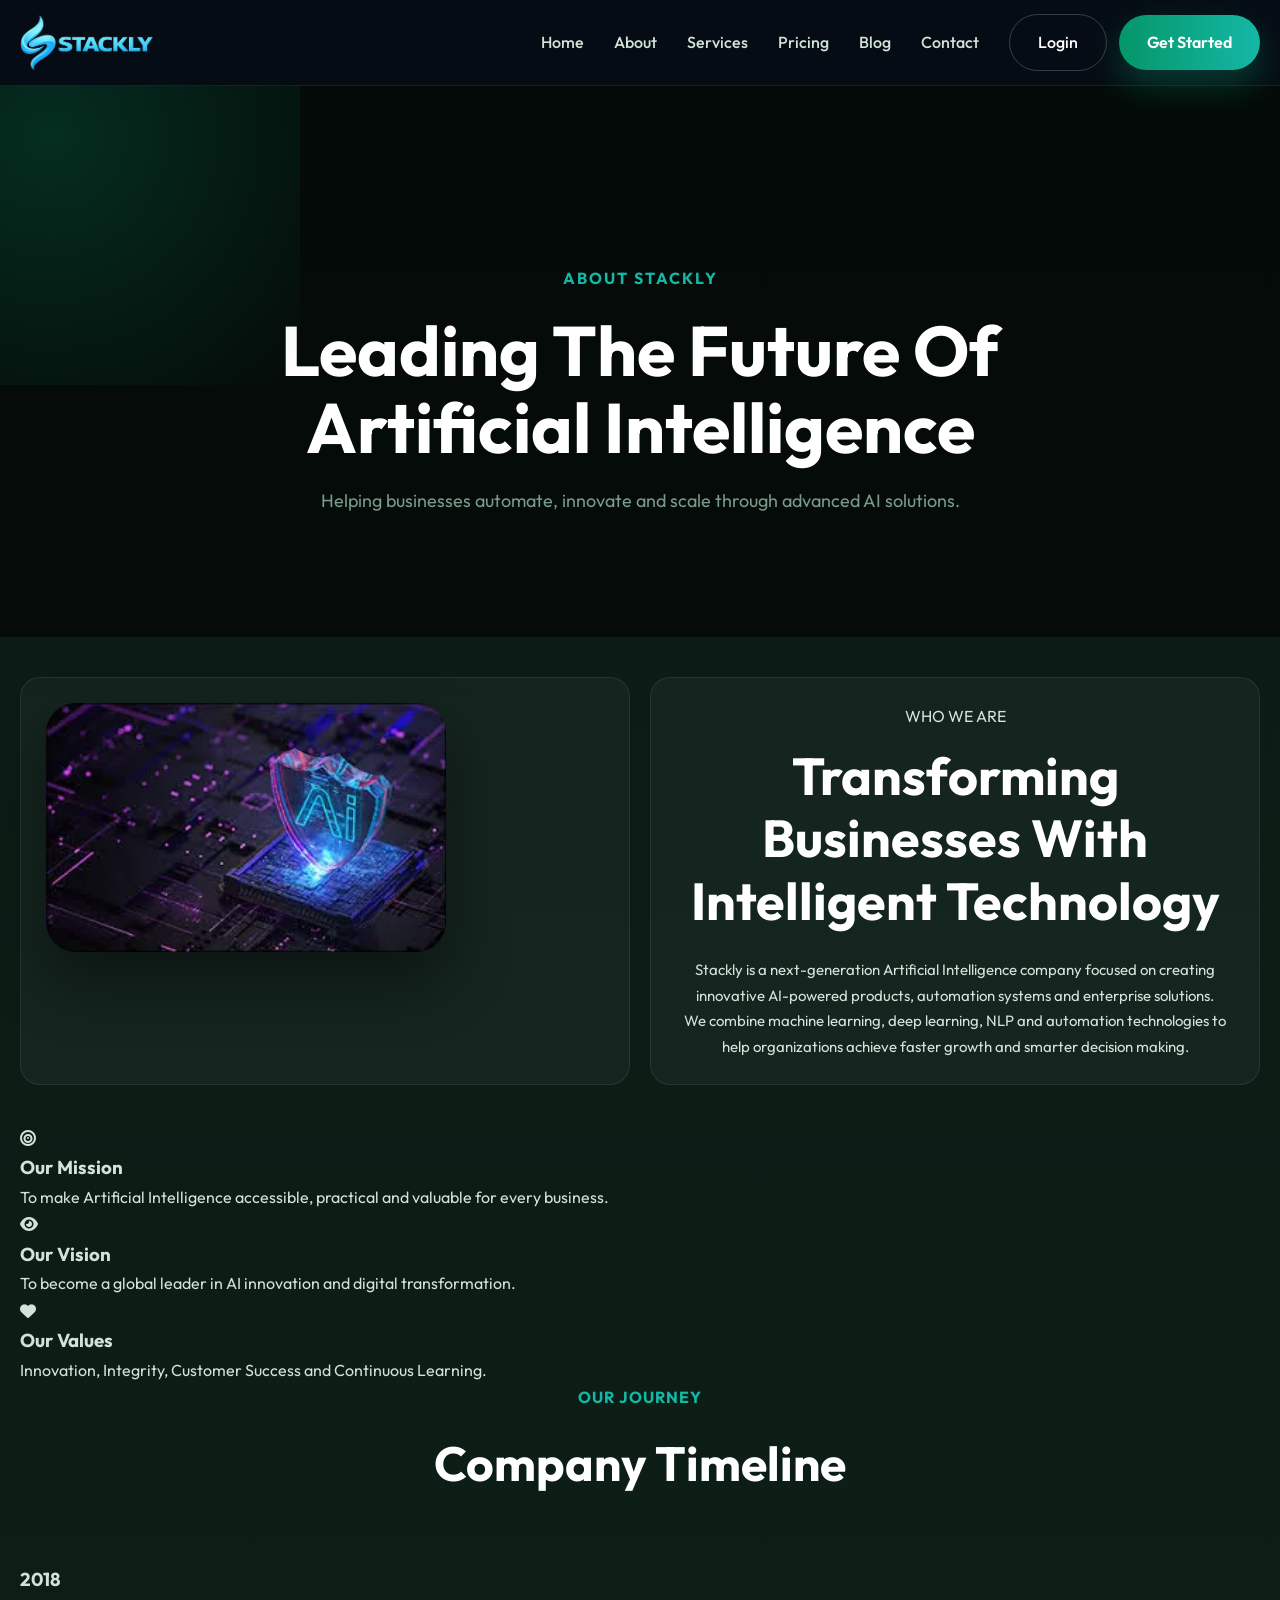
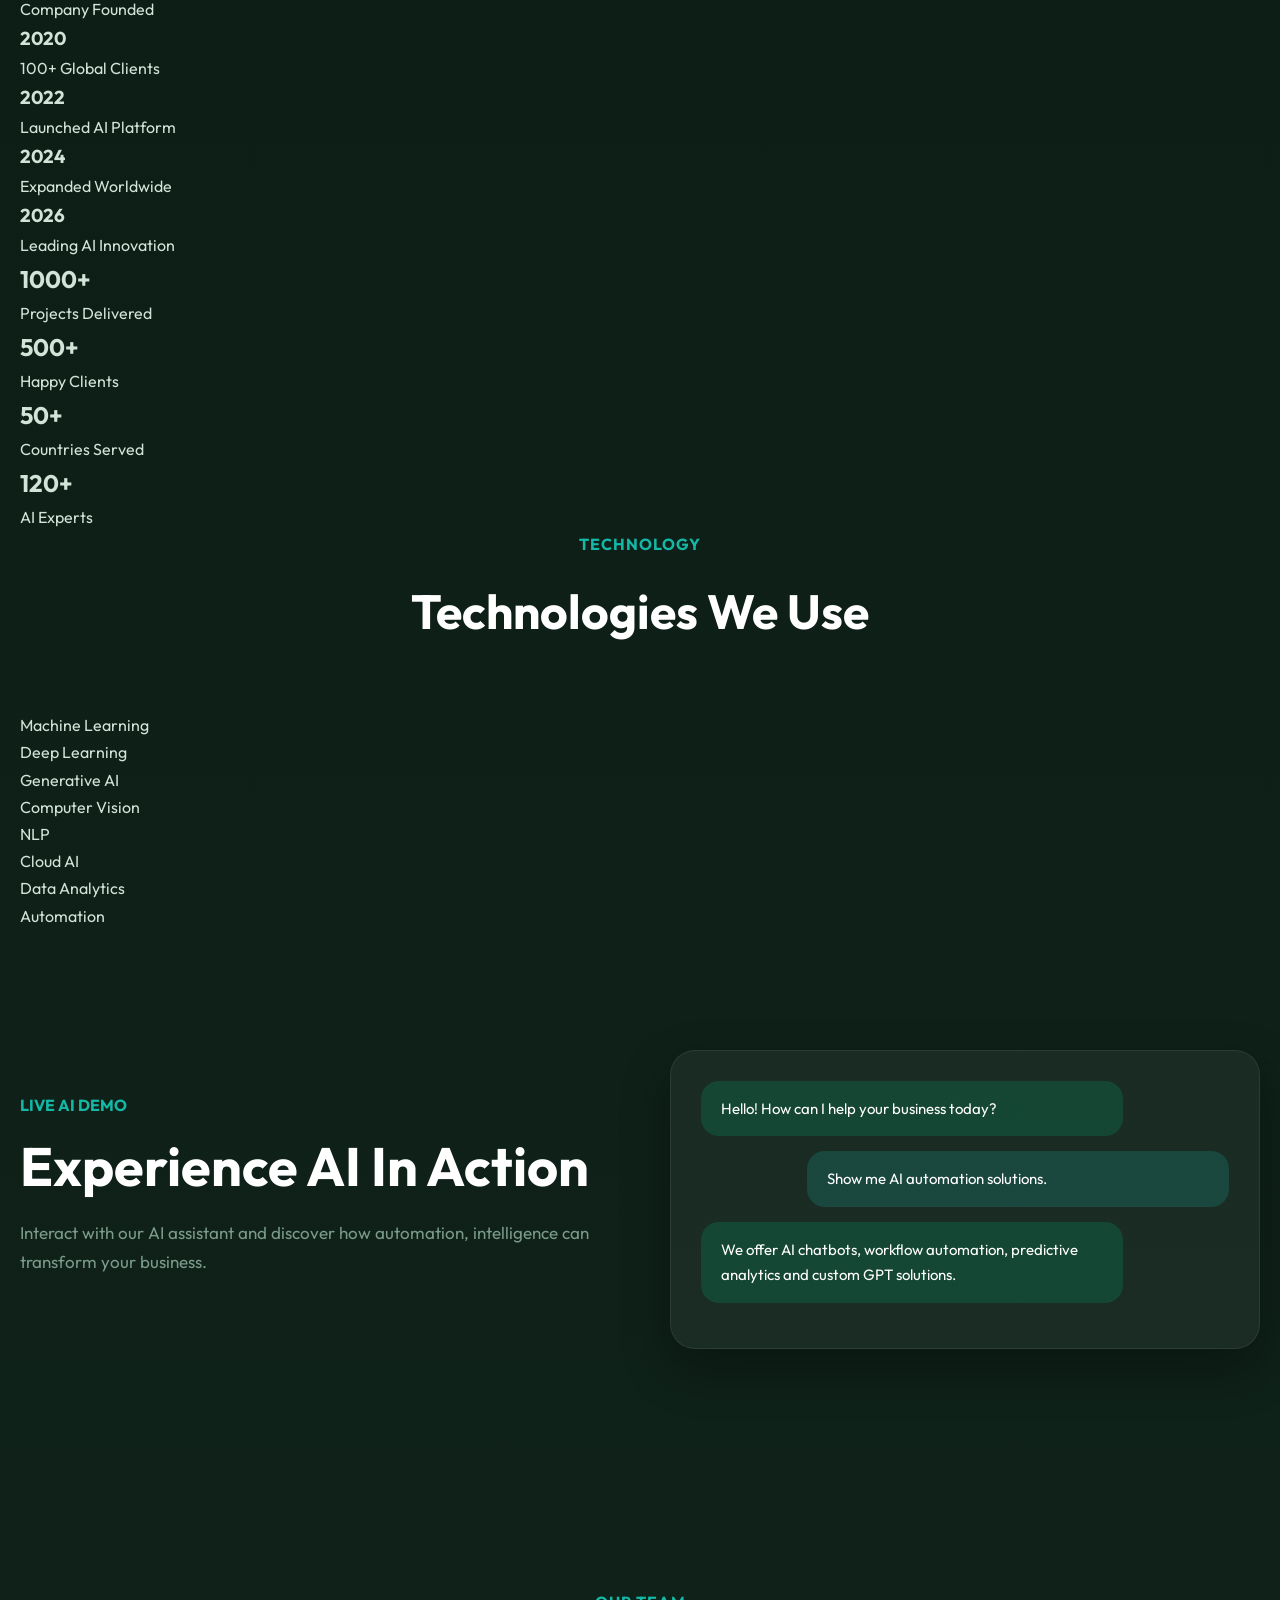
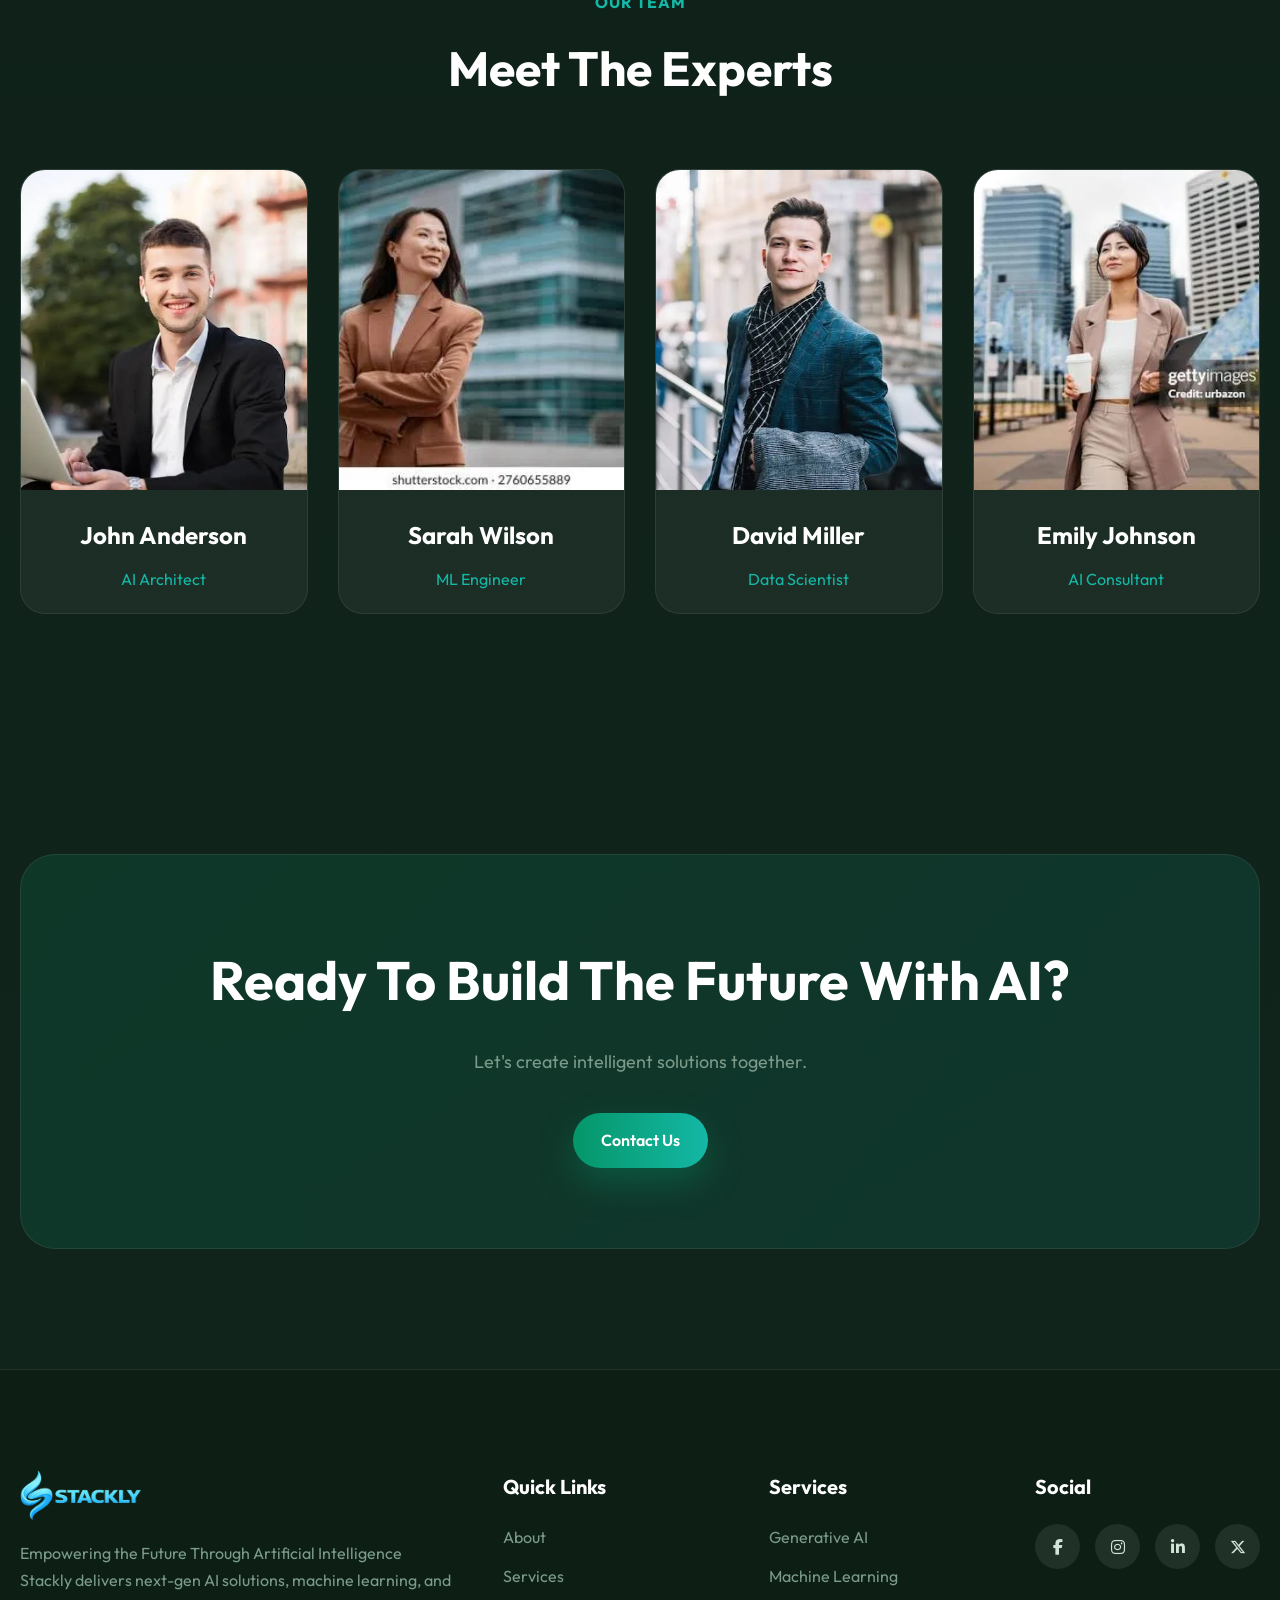
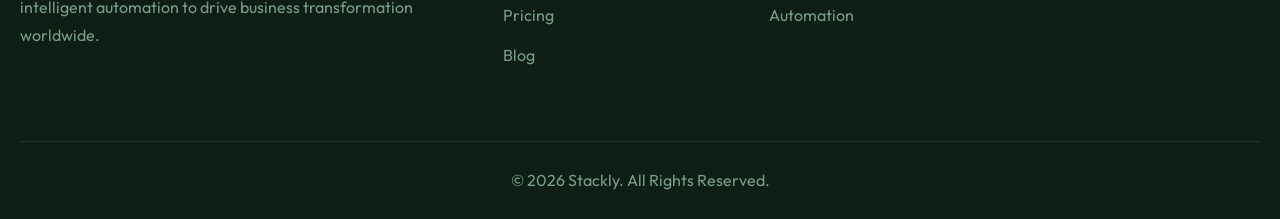
<file: about.html>
<!DOCTYPE html>
<html lang="en">

<head>

<meta charset="UTF-8">
<meta name="viewport" content="width=device-width, initial-scale=1.0">

<title>About Us | Stackly</title>

<link rel="preconnect" href="https://fonts.googleapis.com">

<link href="https://fonts.googleapis.com/css2?family=Outfit:wght@300;400;500;600;700;800&display=swap" rel="stylesheet">

<link rel="stylesheet"
href="https://cdnjs.cloudflare.com/ajax/libs/font-awesome/6.6.0/css/all.min.css">

<link rel="stylesheet" href="assets/css/style.css">
<link rel="stylesheet" href="assets/css/responsive.css">
<link rel="stylesheet" href="assets/css/animations.css">

</head>

<body>

<!-- ==========================
HEADER
========================== -->

<header>

<div class="container">

<div class="logo">
<a href="index.html">
<img src="logo.webp" alt="Stackly">
</a>
</div>

<nav>

<ul>

<li><a href="index.html">Home</a></li>
<li><a href="about.html" class="active">About</a></li>
<li><a href="services.html">Services</a></li>
<li><a href="pricing.html">Pricing</a></li>
<li><a href="blog.html">Blog</a></li>
<li><a href="contact.html">Contact</a></li>

</ul>

<div class="header-btns">

<a href="login.html" class="btn-outline">
Login
</a>

<a href="signup.html" class="btn-primary">
Get Started
</a>

</div>

</nav>

</div>

</header>

<!-- ==========================
PAGE HERO
========================== -->

<section class="page-hero">

<video autoplay muted loop playsinline preload="auto">

<source src="about-hero.mp4"
type="video/mp4">

</video>

<div class="container">

<span>ABOUT Stackly</span>

<h1>
Leading The Future Of
Artificial Intelligence
</h1>

<p>
Helping businesses automate,
innovate and scale through
advanced AI solutions.
</p>

</div>

</section>

<!-- ==========================
ABOUT COMPANY
========================== -->

<section class="about-company">

<div class="container">

<div class="about-grid">

<div class="about-image">

<img src="image/company.webp"
alt="AI Company">

</div>

<div class="about-content">

<span>WHO WE ARE</span>

<h2>
Transforming Businesses
With Intelligent Technology
</h2>

<p>

Stackly is a next-generation
Artificial Intelligence company
focused on creating innovative
AI-powered products, automation
systems and enterprise solutions.

</p>

<p>

We combine machine learning,
deep learning, NLP and automation
technologies to help organizations
achieve faster growth and smarter
decision making.

</p>

</div>

</div>

</div>

</section>

<!-- ==========================
MISSION VISION
========================== -->

<section class="mission-vision">

<div class="container">

<div class="mv-grid">

<div class="mv-card">

<i class="fas fa-bullseye"></i>

<h3>Our Mission</h3>

<p>

To make Artificial Intelligence
accessible, practical and
valuable for every business.

</p>

</div>

<div class="mv-card">

<i class="fas fa-eye"></i>

<h3>Our Vision</h3>

<p>

To become a global leader
in AI innovation and digital
transformation.

</p>

</div>

<div class="mv-card">

<i class="fas fa-heart"></i>

<h3>Our Values</h3>

<p>

Innovation, Integrity,
Customer Success and
Continuous Learning.

</p>

</div>

</div>

</div>

</section>

<!-- ==========================
TIMELINE
========================== -->

<section class="timeline">

<div class="container">

<div class="section-title">

<span>OUR JOURNEY</span>

<h2>Company Timeline</h2>

</div>

<div class="timeline-wrapper">

<div class="timeline-item">

<h3>2018</h3>

<p>
Company Founded
</p>

</div>

<div class="timeline-item">

<h3>2020</h3>

<p>
100+ Global Clients
</p>

</div>

<div class="timeline-item">

<h3>2022</h3>

<p>
Launched AI Platform
</p>

</div>

<div class="timeline-item">

<h3>2024</h3>

<p>
Expanded Worldwide
</p>

</div>

<div class="timeline-item">

<h3>2026</h3>

<p>
Leading AI Innovation
</p>

</div>

</div>

</div>

</section>

<!-- ==========================
STATS
========================== -->

<section class="stats">

<div class="container">

<div class="stats-grid">

<div class="stat-box">

<h2>1000+</h2>

<p>Projects Delivered</p>

</div>

<div class="stat-box">

<h2>500+</h2>

<p>Happy Clients</p>

</div>

<div class="stat-box">

<h2>50+</h2>

<p>Countries Served</p>

</div>

<div class="stat-box">

<h2>120+</h2>

<p>AI Experts</p>

</div>

</div>

</div>

</section>

<!-- ==========================
TECHNOLOGY
========================== -->

<section class="technology">

<div class="container">

<div class="section-title">

<span>TECHNOLOGY</span>

<h2>Technologies We Use</h2>

</div>

<div class="tech-grid">

<div class="tech-card">
Machine Learning
</div>

<div class="tech-card">
Deep Learning
</div>

<div class="tech-card">
Generative AI
</div>

<div class="tech-card">
Computer Vision
</div>

<div class="tech-card">
NLP
</div>

<div class="tech-card">
Cloud AI
</div>

<div class="tech-card">
Data Analytics
</div>

<div class="tech-card">
Automation
</div>

</div>

</div>

</section>

<!-- ==========================
AI DEMO
========================== -->

<section class="ai-demo">

    <div class="container">

        <div class="demo-content">

            <div class="demo-left">

                <span>LIVE AI DEMO</span>

                <h2>Experience AI In Action</h2>

                <p>
                    Interact with our AI assistant and discover how automation,
                    intelligence can transform your business.
                </p>

            </div>

            <div class="demo-right">

                <div class="chat-preview">

                    <div class="chat-message ai">
                        Hello! How can I help your business today?
                    </div>

                    <div class="chat-message user">
                        Show me AI automation solutions.
                    </div>

                    <div class="chat-message ai">
                        We offer AI chatbots, workflow automation,
                        predictive analytics and custom GPT solutions.
                    </div>

                </div>

            </div>

        </div>

    </div>

</section>

<!-- ==========================
TEAM
========================== -->

<section class="team">

<div class="container">

<div class="section-title">

<span>OUR TEAM</span>

<h2>Meet The Experts</h2>

</div>

<div class="team-grid">

<div class="team-card">

<img src="image/pic1.webp" alt="">

<h3>John Anderson</h3>

<p>AI Architect</p>

</div>

<div class="team-card">

<img src="image/pic5.webp" alt="">

<h3>Sarah Wilson</h3>

<p>ML Engineer</p>

</div>

<div class="team-card">

<img src="image/pic2.webp" alt="">

<h3>David Miller</h3>

<p>Data Scientist</p>

</div>

<div class="team-card">

<img src="image/pic6.webp" alt="">

<h3>Emily Johnson</h3>

<p>AI Consultant</p>

</div>

</div>

</div>

</section>

<!-- ==========================
CALL TO ACTION
========================== -->

<section class="cta">

<div class="container">

<div class="cta-box">

<h2>

Ready To Build The Future
With AI?

</h2>

<p>

Let's create intelligent
solutions together.

</p>

<a href="contact.html"
class="btn-primary">

Contact Us

</a>

</div>

</div>

</section>

<!-- ==========================
FOOTER
========================== -->

<footer>

<div class="container">

<div class="footer-grid">

<div>

<div class="footer-logo">

<a href="index.html">
<img src="logo.webp" alt="Stackly">
</a>

</div>

<p>

    Empowering the Future Through Artificial Intelligence
    <br>
    Stackly delivers next-gen AI solutions, machine learning,
    and intelligent automation to drive business transformation worldwide.</p>

</div>

<div>

<h4>Quick Links</h4>

<ul>

<li><a href="404.html">About</a></li>
<li><a href="404.html">Services</a></li>
<li><a href="404.html">Pricing</a></li>
<li><a href="404.html">Blog</a></li>

</ul>

</div>

<div>

<h4>Services</h4>

<ul>

<li><a href="404.html">Generative AI</a></li>
<li><a href="404.html">Machine Learning</a></li>
<li><a href="404.html">Automation</a></li>

</ul>

</div>

<div>

<h4>Social</h4>

<div class="social-links">

<a href="404.html">
<i class="fab fa-facebook-f"></i>
</a>

<a href="404.html">
<i class="fab fa-instagram"></i>
</a>

<a href="404.html">
<i class="fab fa-linkedin-in"></i>
</a>

<a href="404.html">
<i class="fab fa-x-twitter"></i>
</a>

</div>

</div>

</div>

<div class="footer-bottom">

<p>

© 2026 Stackly.
All Rights Reserved.

</p>

</div>

</div>

</footer>

<script src="assets/js/main.js"></script>

</body>
</html>
</file>
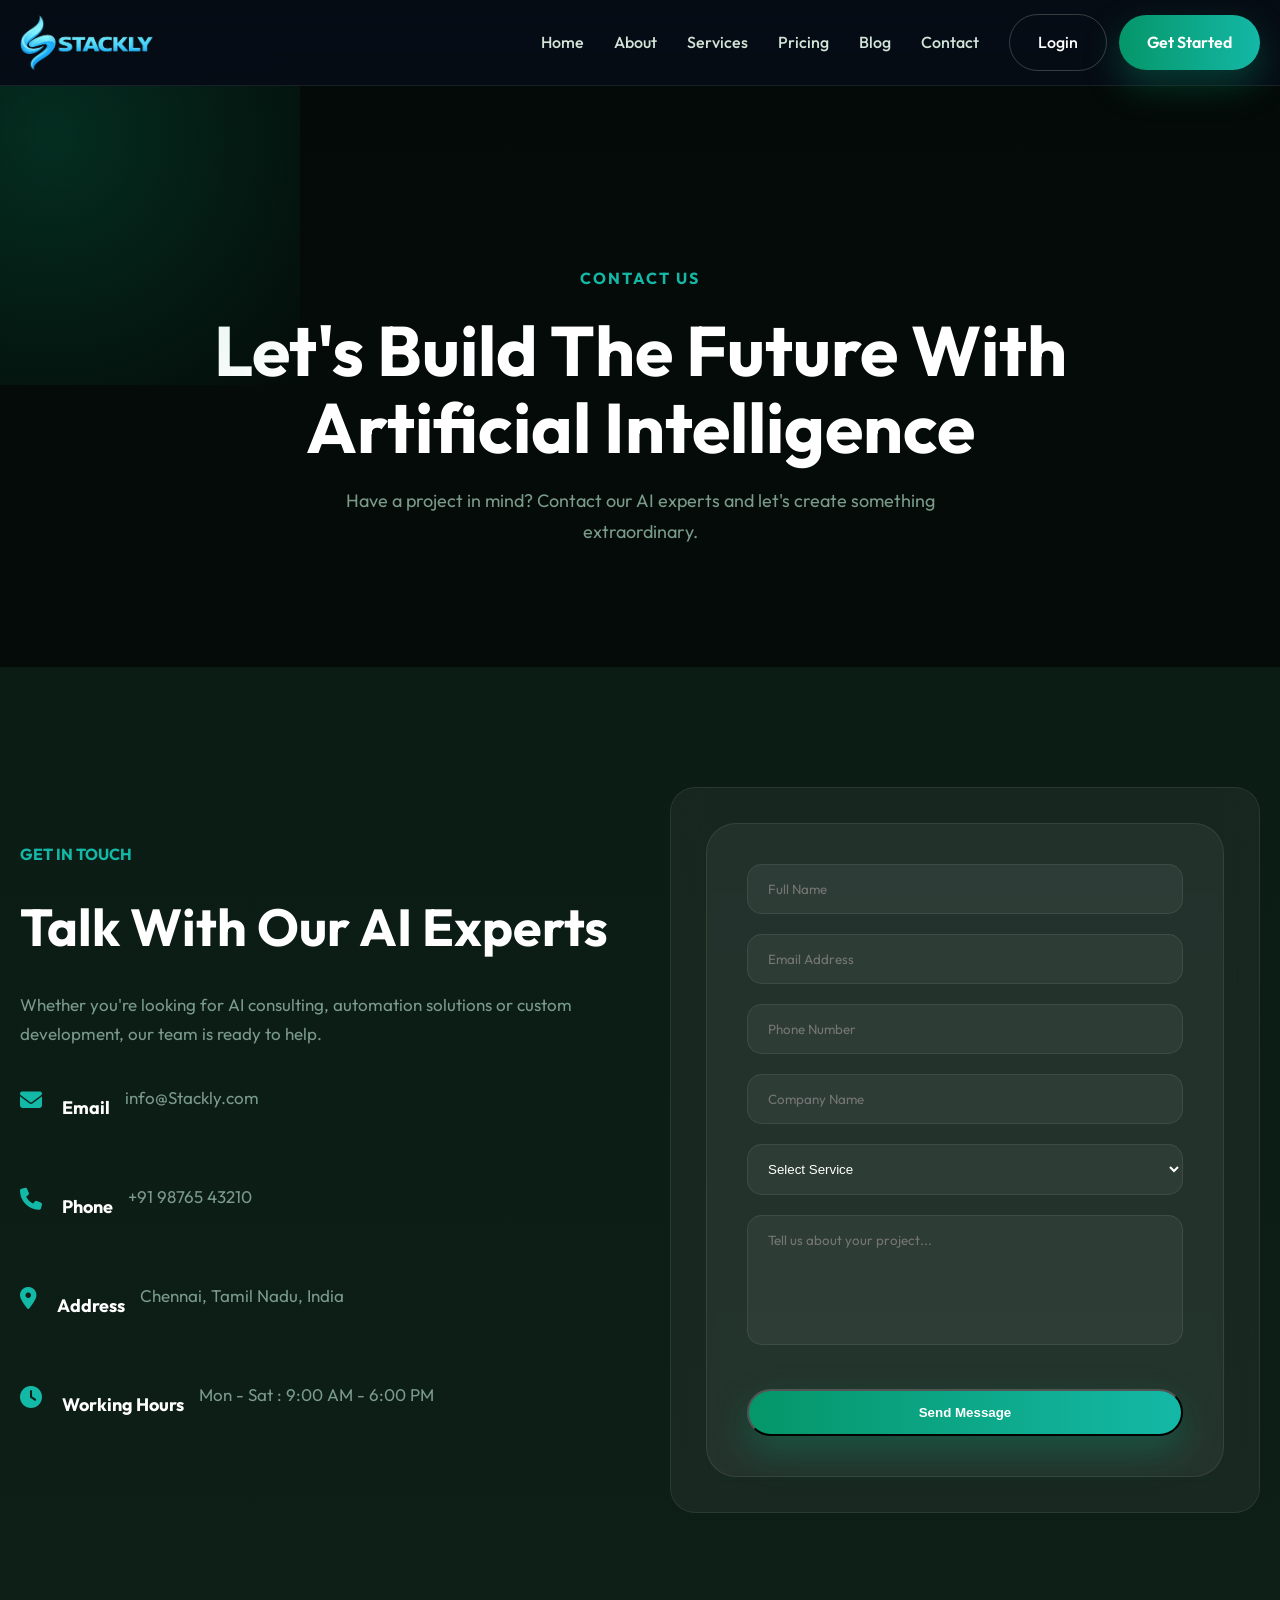
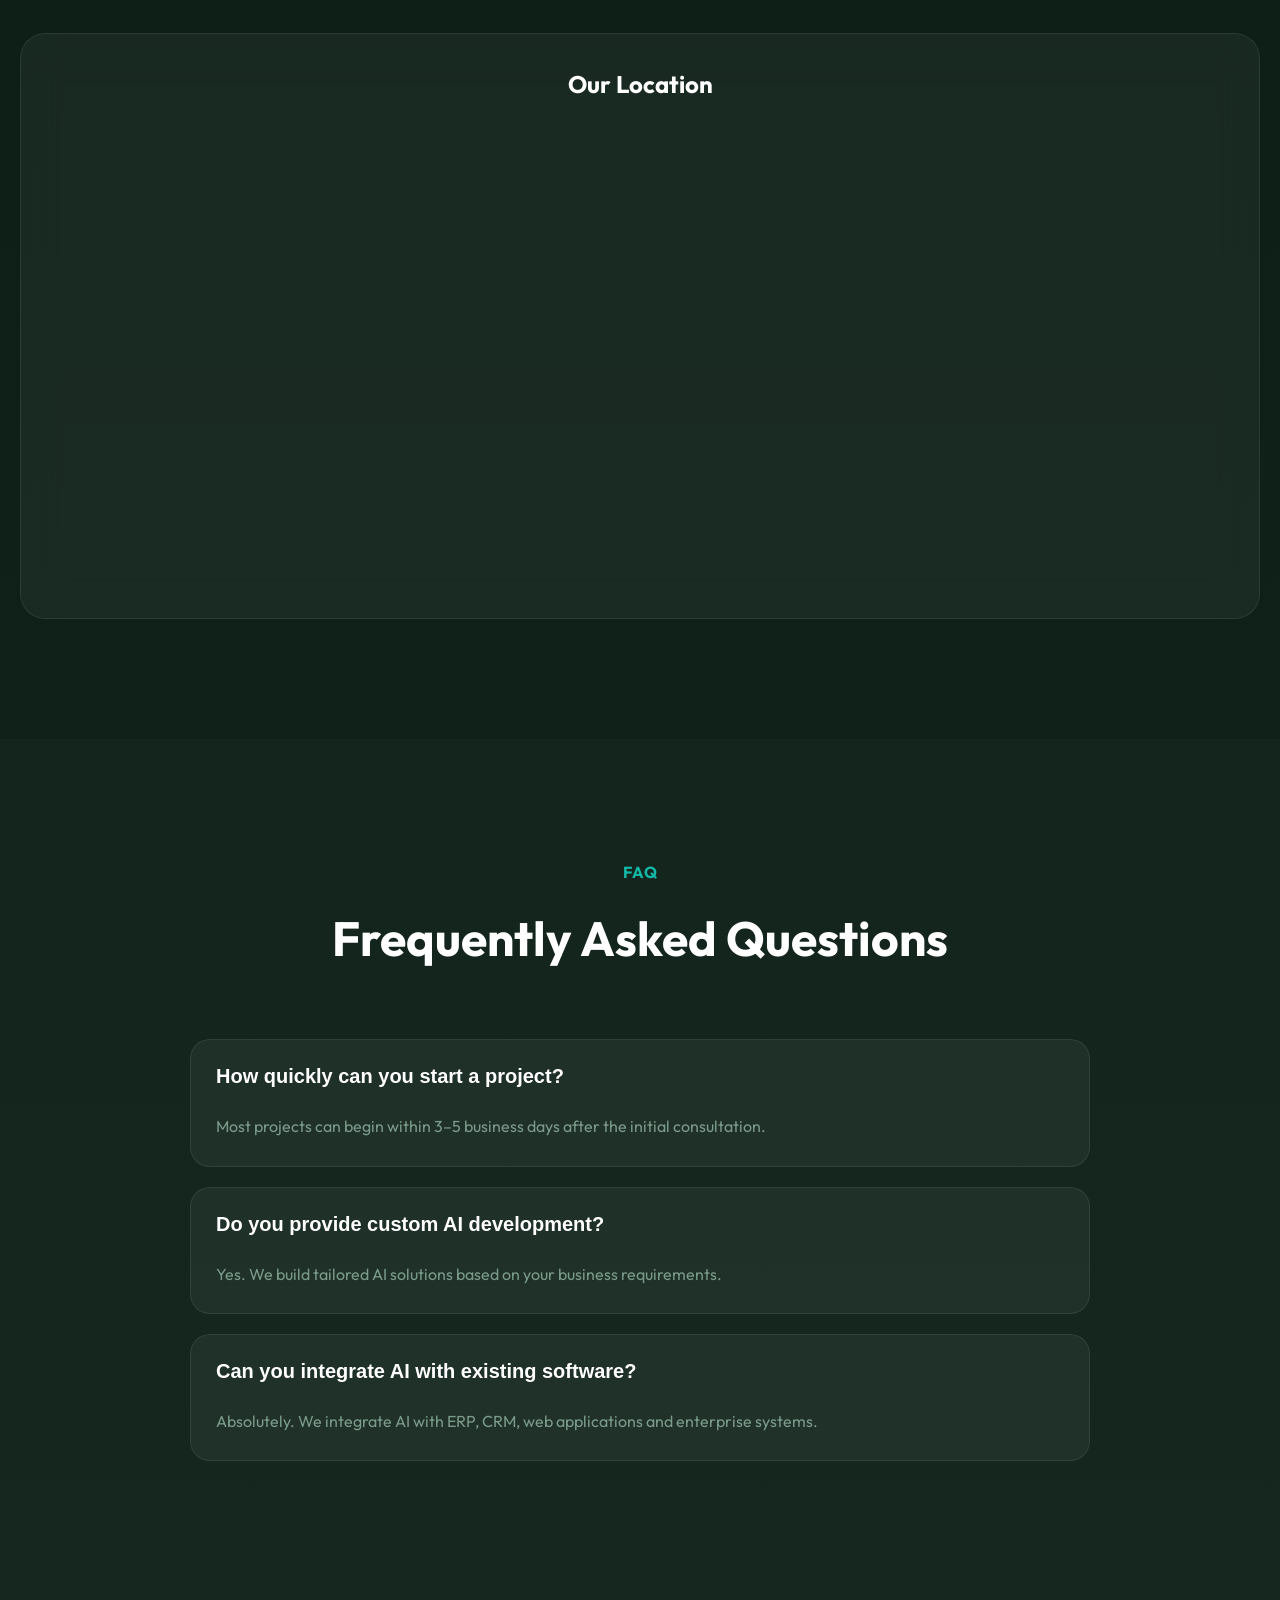
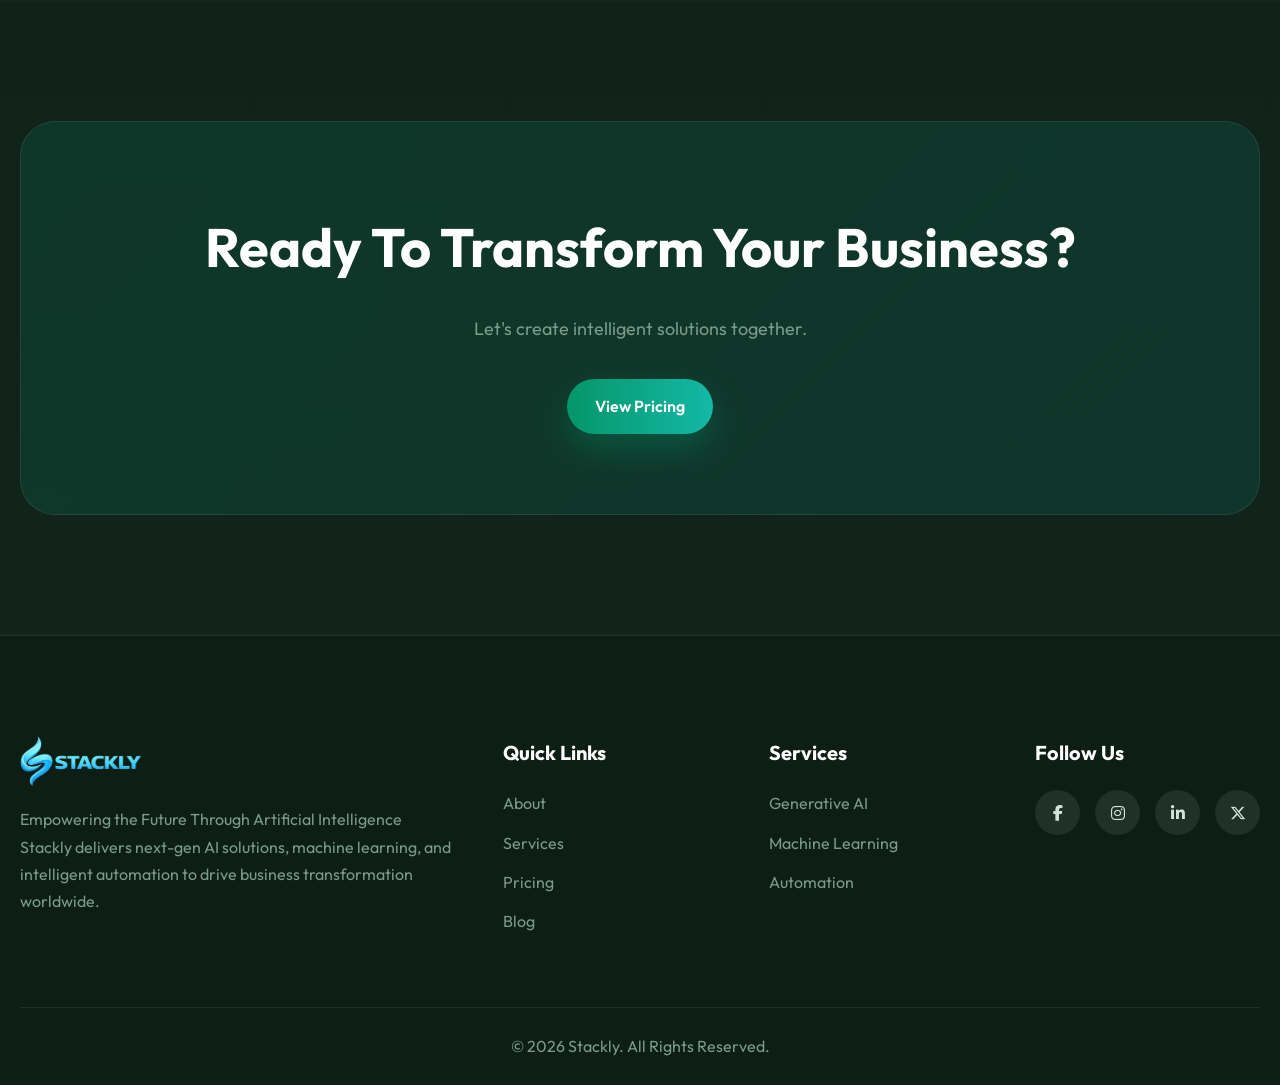
<file: contact.html>
<!DOCTYPE html>
<html lang="en">

<head>

<meta charset="UTF-8">
<meta name="viewport" content="width=device-width, initial-scale=1.0">

<title>Contact Us | Stackly</title>

<link rel="preconnect" href="https://fonts.googleapis.com">

<link href="https://fonts.googleapis.com/css2?family=Outfit:wght@300;400;500;600;700;800&display=swap" rel="stylesheet">

<link rel="stylesheet"
href="https://cdnjs.cloudflare.com/ajax/libs/font-awesome/6.6.0/css/all.min.css">

<link rel="stylesheet" href="assets/css/style.css">

</head>

<body>

<!-- HEADER -->

<header>

<div class="container">

<div class="logo">
<a href="index.html">
<img src="logo.webp" alt="Stackly">
</a>
</div>

<nav>

<ul>

<li><a href="index.html">Home</a></li>
<li><a href="about.html">About</a></li>
<li><a href="services.html">Services</a></li>
<li><a href="pricing.html">Pricing</a></li>
<li><a href="blog.html">Blog</a></li>
<li><a href="contact.html" class="active">Contact</a></li>

</ul>

<div class="header-btns">

<a href="login.html" class="btn-outline">
Login
</a>

<a href="signup.html" class="btn-primary">
Get Started
</a>

</div>

</nav>

<div class="mobile-toggle">
<i class="fas fa-bars"></i>
</div>

</div>

</header>

<!-- HERO -->

<section class="page-hero">

<video autoplay muted loop playsinline preload="auto">

<source src="contact.mp4"
type="video/mp4">

</video>

<div class="container">

<span>CONTACT US</span>

<h1>
Let's Build The Future
With Artificial Intelligence
</h1>

<p>
Have a project in mind? Contact our AI experts
and let's create something extraordinary.
</p>

</div>

</section>

<!-- CONTACT SECTION -->

<section class="contact-page">

<div class="container">

<div class="contact-wrapper">

<!-- CONTACT INFO -->

<div class="contact-info">

<span>GET IN TOUCH</span>

<h2>
Talk With Our AI Experts
</h2>

<p>
Whether you're looking for AI consulting,
automation solutions or custom development,
our team is ready to help.
</p>

<div class="contact-details">

<div>

<i class="fas fa-envelope"></i>

<div>

<h4>Email</h4>

<p>info@Stackly.com</p>

</div>

</div>

<div>

<i class="fas fa-phone"></i>

<div>

<h4>Phone</h4>

<p>+91 98765 43210</p>

</div>

</div>

<div>

<i class="fas fa-location-dot"></i>

<div>

<h4>Address</h4>

<p>Chennai, Tamil Nadu, India</p>

</div>

</div>

<div>

<i class="fas fa-clock"></i>

<div>

<h4>Working Hours</h4>

<p>Mon - Sat : 9:00 AM - 6:00 PM</p>

</div>

</div>

</div>

</div>

<!-- CONTACT FORM -->

<div class="contact-form-box glass">

<form class="contact-form">

<input
type="text"
id="contactName"
placeholder="Full Name"
required>

<input
type="email"
id="contactEmail"
placeholder="Email Address"
required>

<input
type="tel"
id="contactPhone"
placeholder="Phone Number">

<input
type="text"
id="contactCompany"
placeholder="Company Name">

<select
id="contactService"
style="width:100%;padding:16px;border-radius:15px;background:rgba(255,255,255,.05);border:1px solid rgba(255,255,255,.08);color:#fff;margin-bottom:20px;">

<option value="">Select Service</option>
<option>Generative AI</option>
<option>Machine Learning</option>
<option>Automation</option>
<option>Data Analytics</option>
<option>Computer Vision</option>

</select>

<textarea
id="contactMessage"
rows="6"
placeholder="Tell us about your project..."
required></textarea>

<div id="contactError" class="contact-error"></div>

<button
type="submit"
class="btn-primary"
style="width:100%;">

Send Message

</button>

</form>

</div>

</div>

</div>

</section>

<!-- MAP -->

<section class="map-section">

<div class="container">

<div class="glass map-box">

<h2 style="text-align:center;margin-bottom:25px;color:#fff;">

Our Location

</h2>

<iframe
src="https://maps.google.com/maps?q=Chennai&t=&z=13&ie=UTF8&iwloc=&output=embed"
width="100%"
height="450"
style="border:0;border-radius:20px;"
loading="lazy">
</iframe>

</div>

</div>

</section>

<!-- FAQ -->

<section class="faq">

<div class="container">

<div class="section-title">

<span>FAQ</span>

<h2>Frequently Asked Questions</h2>

</div>

<div class="faq-container">

<div class="faq-item">

<button class="faq-question">

How quickly can you start a project?

</button>

<div class="faq-answer">

<p>
Most projects can begin within 3–5 business days
after the initial consultation.
</p>

</div>

</div>

<div class="faq-item">

<button class="faq-question">

Do you provide custom AI development?

</button>

<div class="faq-answer">

<p>
Yes. We build tailored AI solutions based on
your business requirements.
</p>

</div>

</div>

<div class="faq-item">

<button class="faq-question">

Can you integrate AI with existing software?

</button>

<div class="faq-answer">

<p>
Absolutely. We integrate AI with ERP, CRM,
web applications and enterprise systems.
</p>

</div>

</div>

</div>

</div>

</section>

<!-- CTA -->

<section class="cta">

<div class="container">

<div class="cta-box">

<h2>
Ready To Transform Your Business?
</h2>

<p>
Let's create intelligent solutions together.
</p>

<a href="pricing.html"
class="btn-primary">

View Pricing

</a>

</div>

</div>

</section>

<!-- FOOTER -->

<footer>

<div class="container">

<div class="footer-grid">

<div>
<div class="footer-logo">

<a href="index.html">
<img src="logo.webp" alt="Stackly">
</a>

</div>
<p>
Empowering the Future Through Artificial Intelligence
<br>
Stackly delivers next-gen AI solutions, machine learning,
and intelligent automation to drive business transformation worldwide.</p>

</div>

<div>

<h4>Quick Links</h4>

<ul>

<li><a href="404.html">About</a></li>
<li><a href="404.html">Services</a></li>
<li><a href="404.html">Pricing</a></li>
<li><a href="404.html">Blog</a></li>

</ul>

</div>

<div>

<h4>Services</h4>

<ul>

<li><a href="404.html">Generative AI</a></li>
<li><a href="404.html">Machine Learning</a></li>
<li><a href="404.html">Automation</a></li>

</ul>

</div>

<div>

<h4>Follow Us</h4>

<div class="social-links">

<a href="404.html"><i class="fab fa-facebook-f"></i></a>
<a href="404.html"><i class="fab fa-instagram"></i></a>
<a href="404.html"><i class="fab fa-linkedin-in"></i></a>
<a href="404.html"><i class="fab fa-x-twitter"></i></a>

</div>

</div>

</div>

<div class="footer-bottom">

<p>
© 2026 Stackly. All Rights Reserved.
</p>

</div>

</div>

</footer>

<script src="assets/js/main.js"></script>

</body>
</html>
</file>
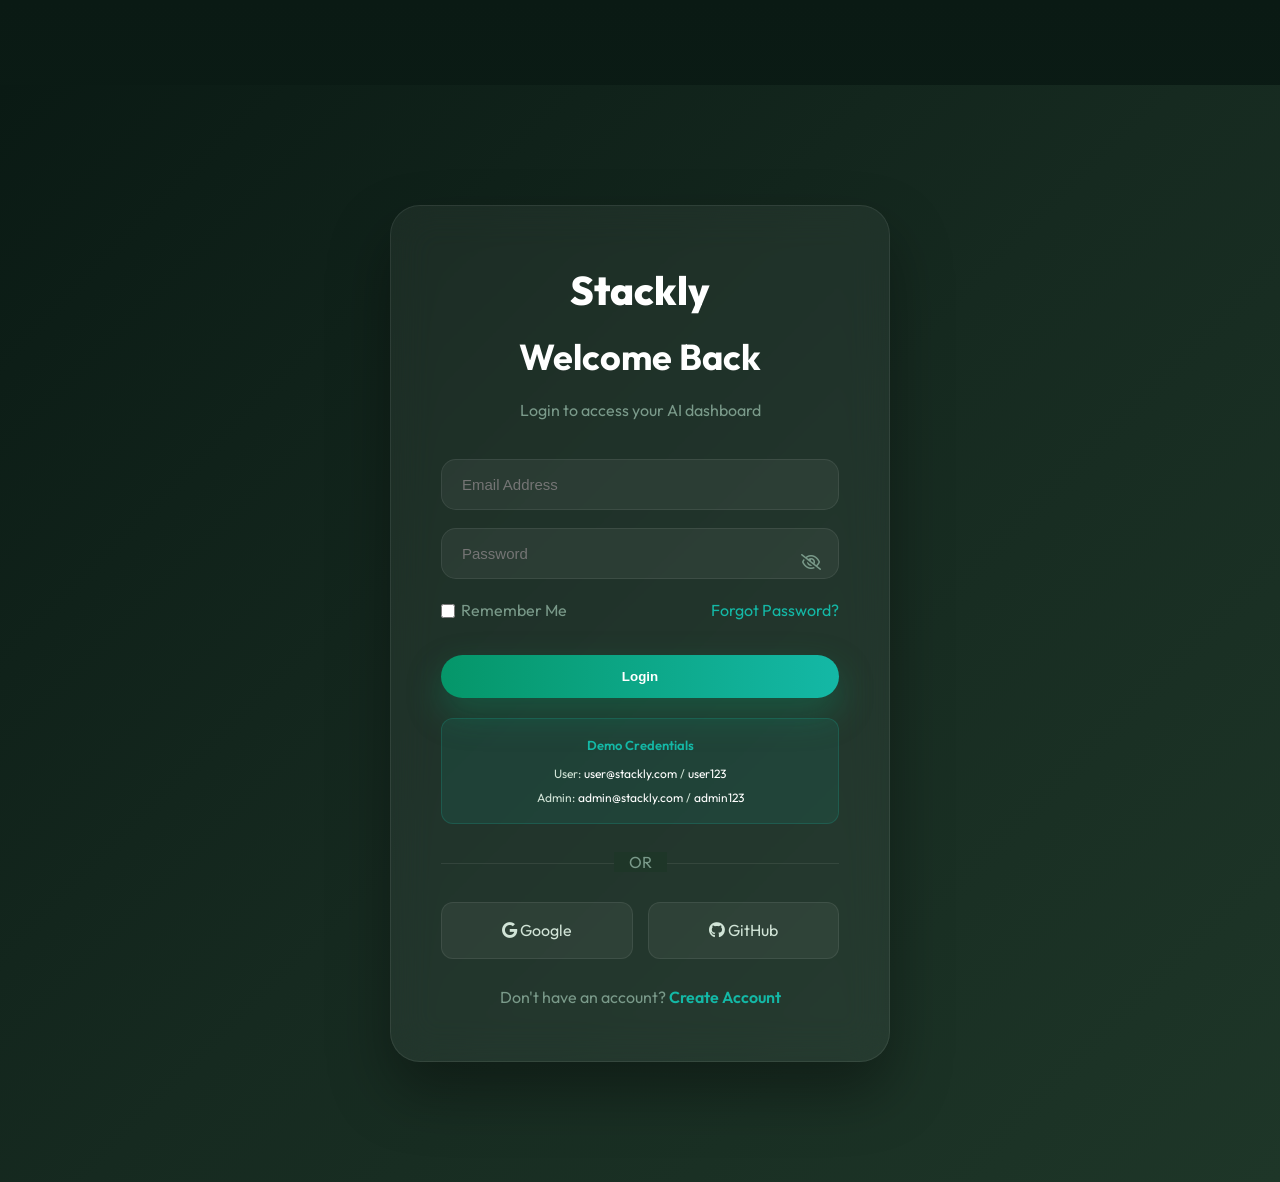
<file: login.html>
<!DOCTYPE html>
<html lang="en">

<head>

<meta charset="UTF-8">
<meta name="viewport" content="width=device-width, initial-scale=1.0">

<title>Login | Stackly</title>

<link rel="preconnect" href="https://fonts.googleapis.com">

<link href="https://fonts.googleapis.com/css2?family=Outfit:wght@300;400;500;600;700;800&display=swap" rel="stylesheet">

<link rel="stylesheet"
href="https://cdnjs.cloudflare.com/ajax/libs/font-awesome/6.6.0/css/all.min.css">

<link rel="stylesheet" href="assets/css/style.css">

</head>

<body>

<section class="auth-section">

<div class="auth-container">

<div class="auth-logo">
<a href="index.html">Stackly</a>
</div>

<h1 class="auth-title">
Welcome Back
</h1>

<p class="auth-subtitle">
Login to access your AI dashboard
</p>

<form class="auth-form" id="loginForm">

<input
type="email"
placeholder="Email Address"
required>

<div class="password-box">

<input
type="password"
id="password"
placeholder="Password"
required>

<span
class="password-toggle"
id="togglePassword">

<i class="far fa-eye-slash"></i>

</span>

</div>

<div style="display:flex;justify-content:space-between;align-items:center;margin-bottom:20px;">

<label style="color:#7a9a8a;display:flex;align-items:center;gap:6px;cursor:pointer;">

<input type="checkbox" style="width:14px;height:14px;margin:0;cursor:pointer;">

 Remember Me

</label>

<a href="404.html"
style="color:#14b8a6;">

Forgot Password?

</a>

</div>

<button
type="submit"
class="btn-primary auth-btn">

Login

</button>

</form>

<div style="margin:20px 0 15px;padding:15px;background:rgba(20,184,166,.1);border:1px solid rgba(20,184,166,.2);border-radius:12px;text-align:center;">

<p style="color:#14b8a6;font-size:13px;font-weight:600;margin-bottom:8px;">Demo Credentials</p>

<p style="color:#d1e4d7;font-size:12px;margin-bottom:4px;">
User: <span style="color:#fff;">user@stackly.com</span> / <span style="color:#fff;">user123</span>
</p>

<p style="color:#d1e4d7;font-size:12px;">
Admin: <span style="color:#fff;">admin@stackly.com</span> / <span style="color:#fff;">admin123</span>
</p>

</div>

<div class="auth-divider">

<span>OR</span>

</div>

<div class="social-login">

<a href="404.html"
class="social-btn">

<i class="fab fa-google"></i>

 Google

</a>

<a href="404.html"
class="social-btn">

<i class="fab fa-github"></i>

 GitHub

</a>

</div>

<div class="auth-footer">

Don't have an account?

<a href="signup.html">

Create Account

</a>

</div>

</div>

</section>

<script>

const togglePassword =
document.getElementById("togglePassword");

const password =
document.getElementById("password");

togglePassword.addEventListener(
"click",
() => {

if(password.type === "password"){

password.type = "text";
togglePassword.innerHTML = '<i class="far fa-eye"></i>';

}else{

password.type = "password";
togglePassword.innerHTML = '<i class="far fa-eye-slash"></i>';

}

}
);

document
.getElementById("loginForm")
.addEventListener(
"submit",
function(e){

e.preventDefault();

const email = this.querySelector(
'input[type="email"]'
).value.trim();

const pass = document
.getElementById("password").value;

if(email === "user@stackly.com" &&
pass === "user123"){
window.location.href =
"user.html";
}
else if(email === "admin@stackly.com" &&
pass === "admin123"){
window.location.href =
"dashboard.html";
}
else{
alert(
"Invalid credentials. Try:\n\nUser: user@stackly.com / user123\nAdmin: admin@stackly.com / admin123"
);
}

}
);

</script>

</body>
</html>
</file>
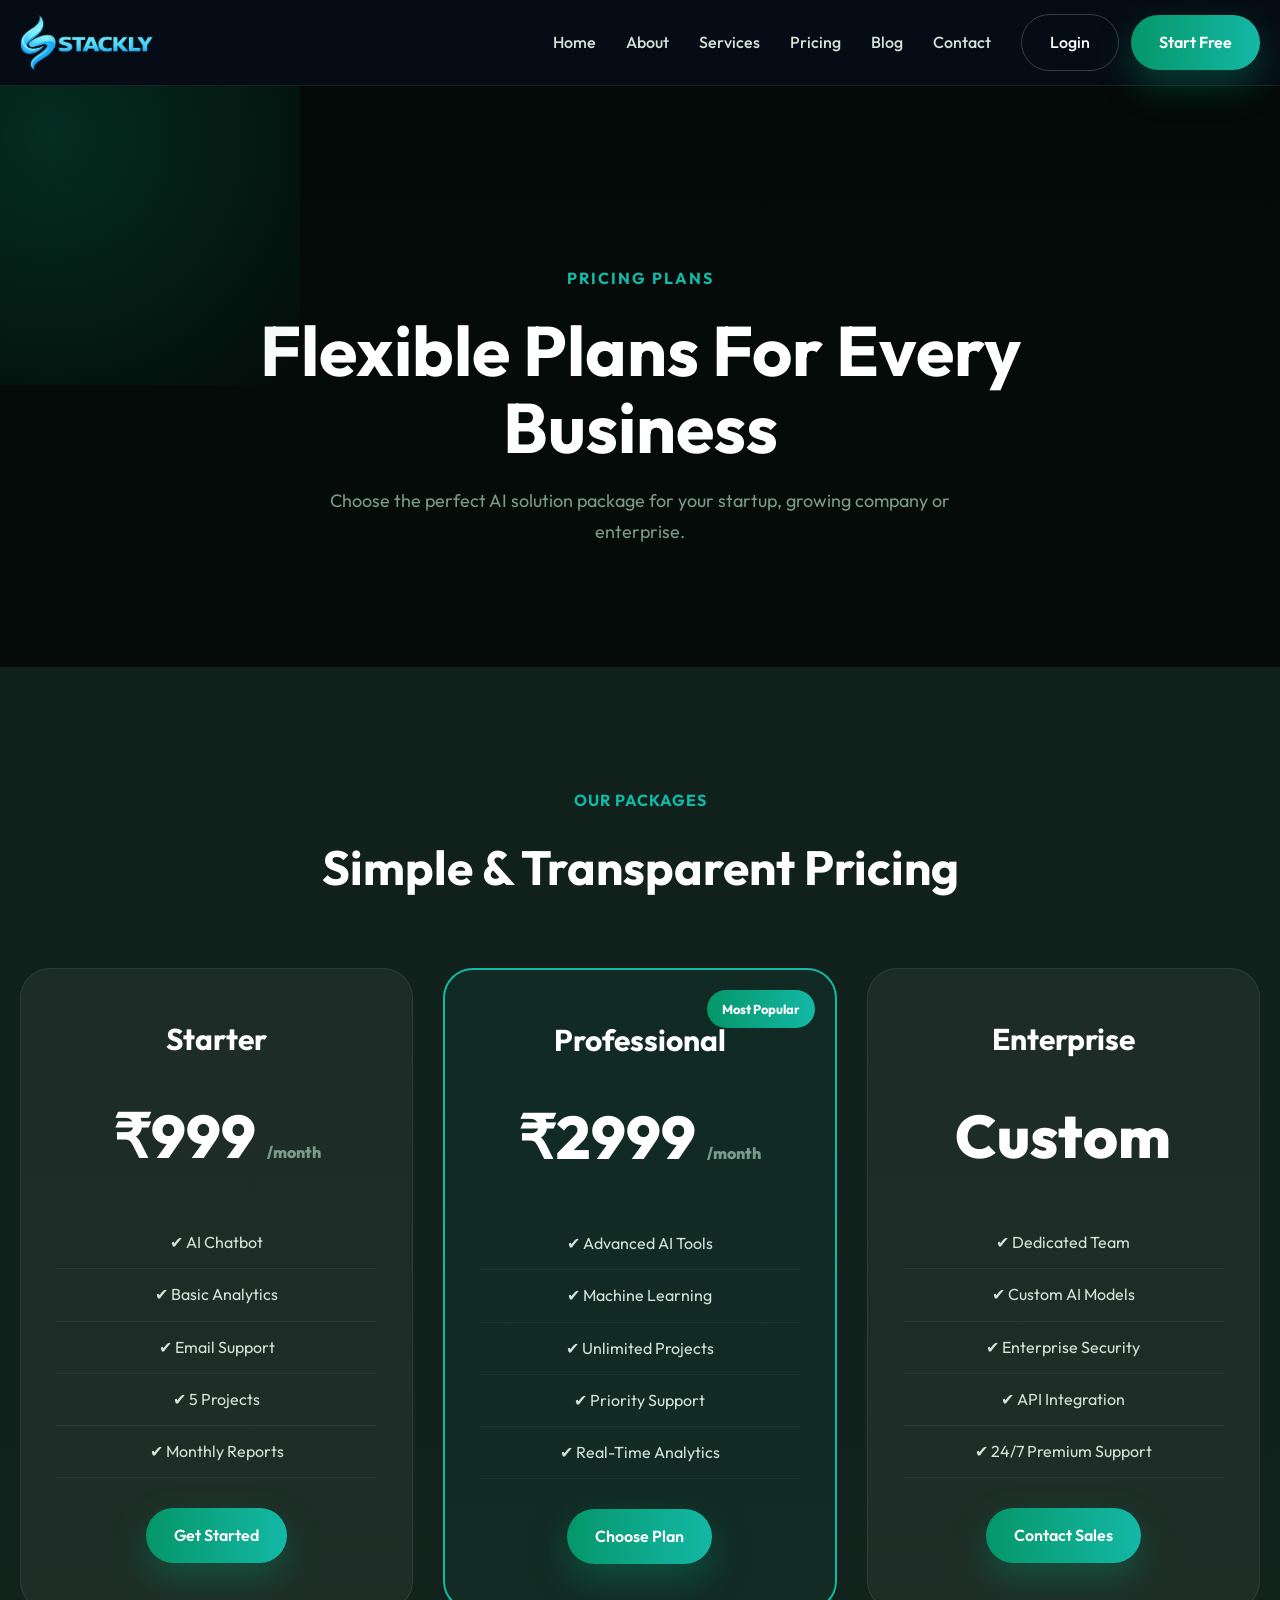
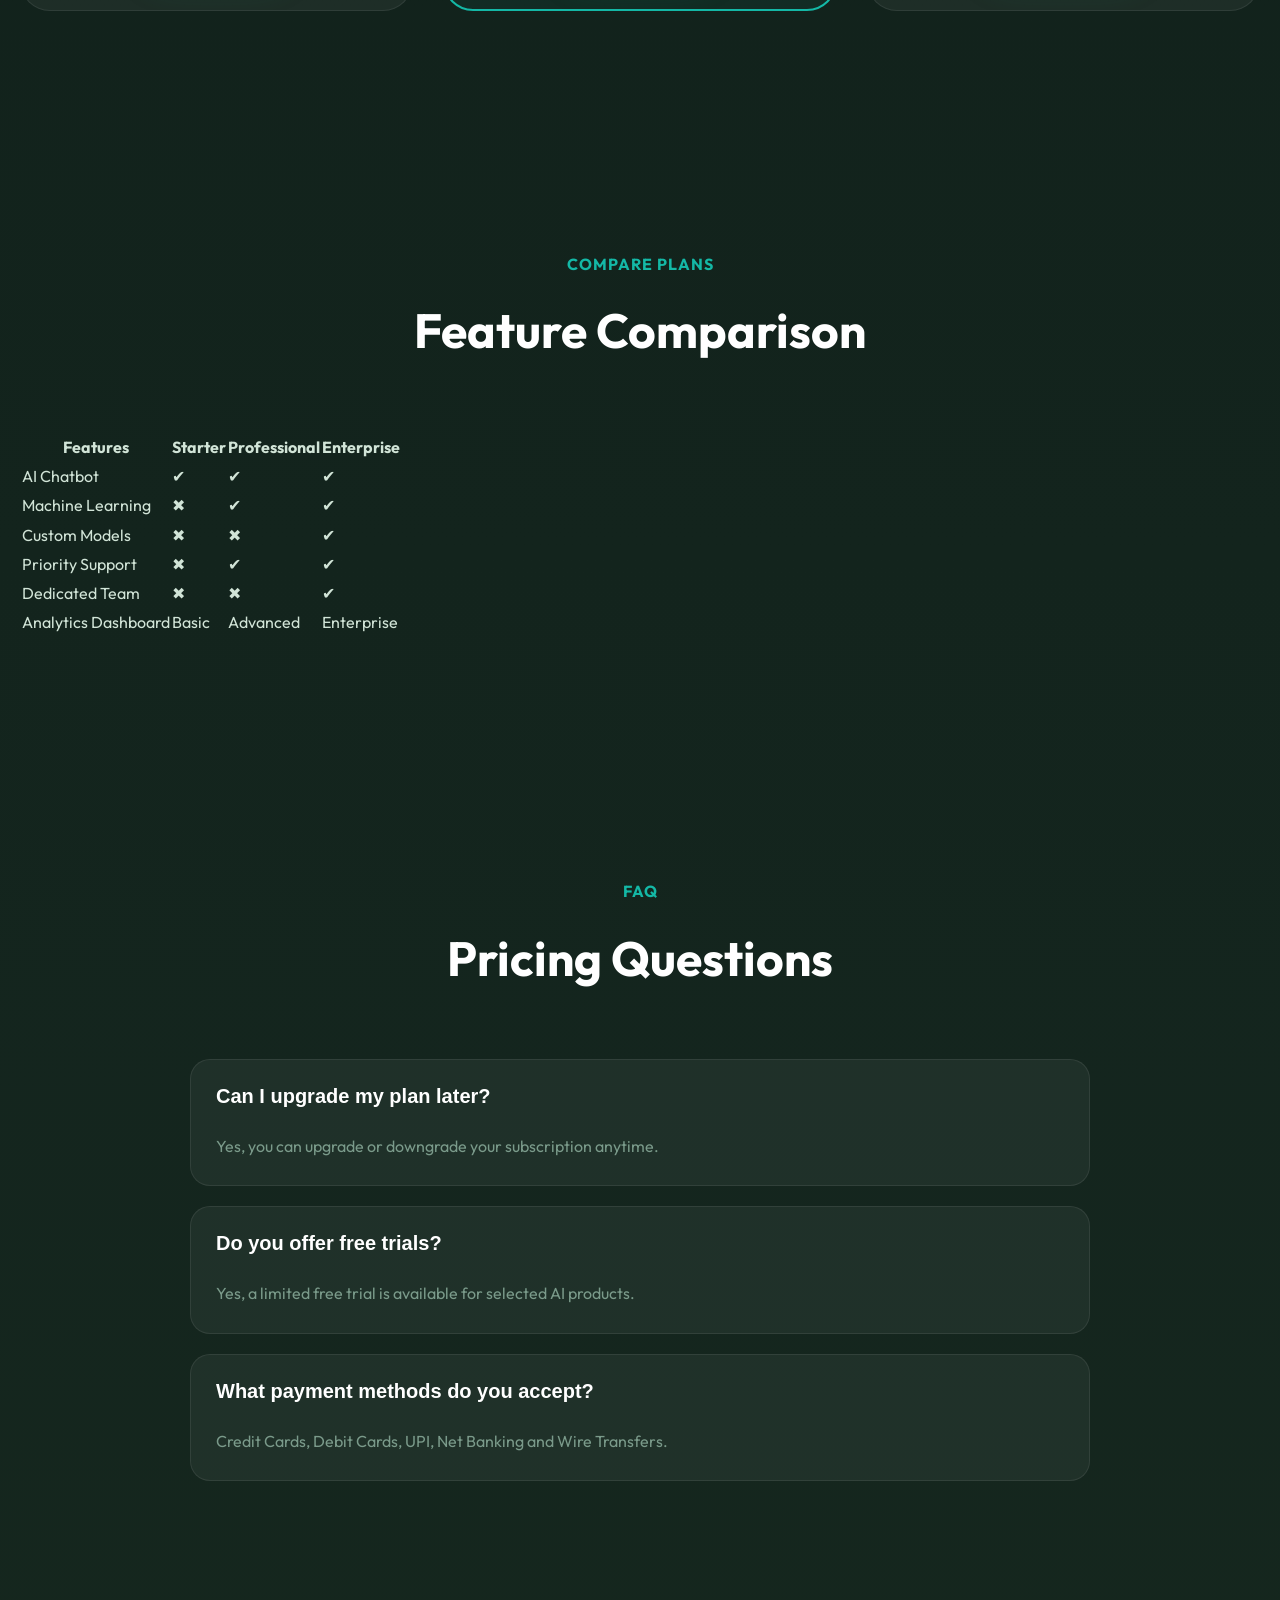
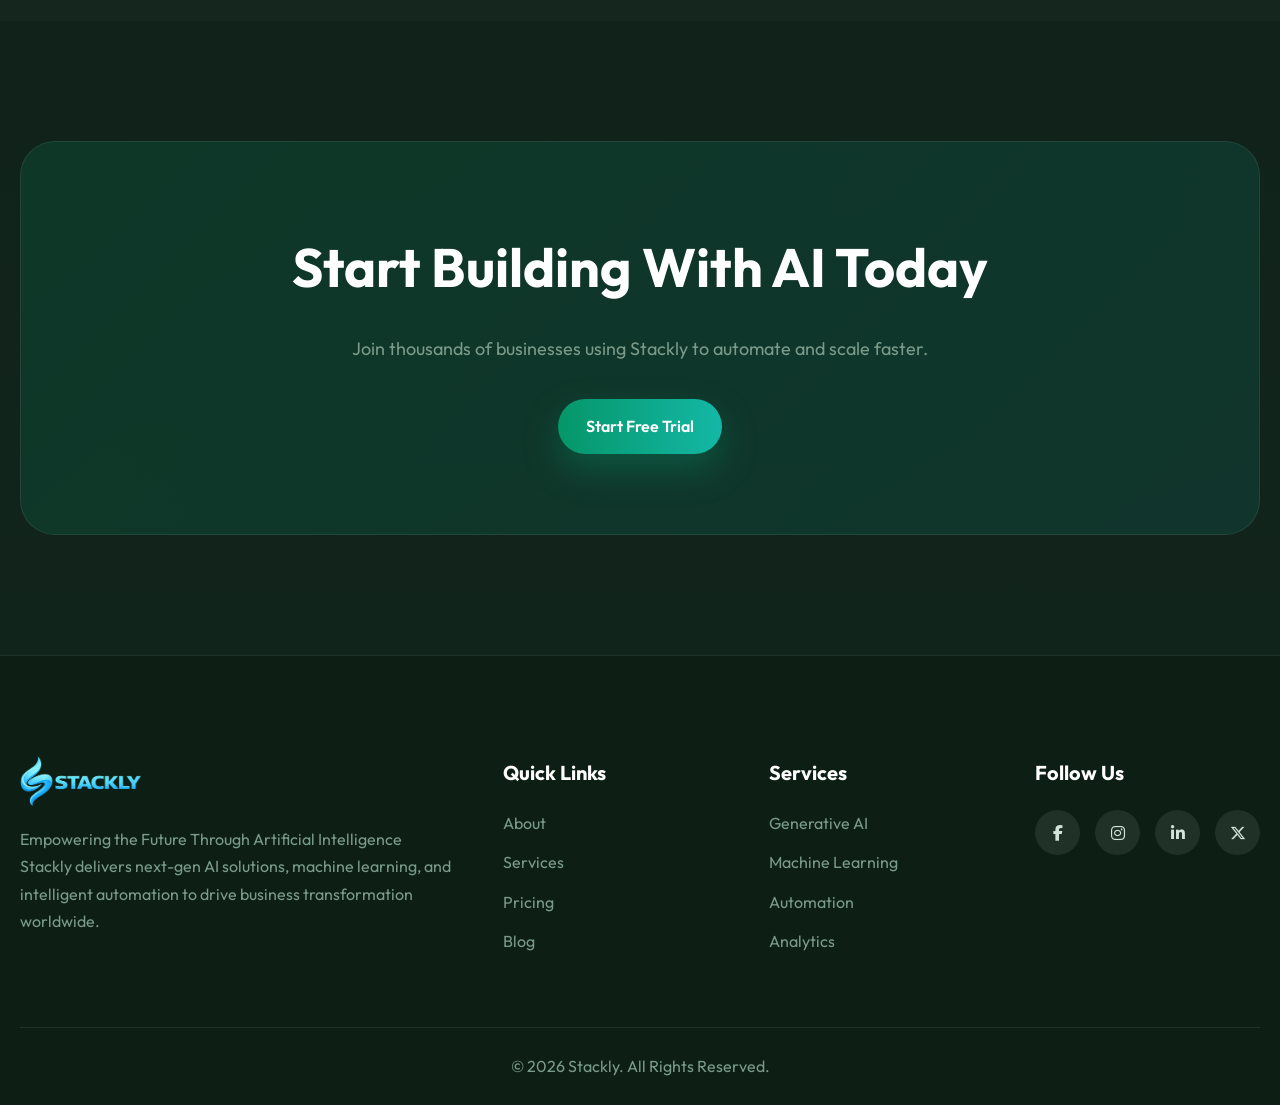
<file: pricing.html>
<!DOCTYPE html>
<html lang="en">

<head>

<meta charset="UTF-8">
<meta name="viewport" content="width=device-width, initial-scale=1.0">

<title>Pricing | Stackly</title>

<link rel="preconnect" href="https://fonts.googleapis.com">

<link href="https://fonts.googleapis.com/css2?family=Outfit:wght@300;400;500;600;700;800&display=swap" rel="stylesheet">

<link rel="stylesheet"
href="https://cdnjs.cloudflare.com/ajax/libs/font-awesome/6.6.0/css/all.min.css">

<link rel="stylesheet" href="assets/css/style.css">
<link rel="stylesheet" href="assets/css/responsive.css">
<link rel="stylesheet" href="assets/css/animations.css">

</head>

<body>

<!-- ==========================
HEADER
========================== -->

<header>

<div class="container">

<div class="logo">
<a href="index.html">
<img src="logo.webp" alt="Stackly">
</a>
</div>

<nav>

<ul>

<li><a href="index.html">Home</a></li>
<li><a href="about.html">About</a></li>
<li><a href="services.html">Services</a></li>
<li><a href="pricing.html" class="active">Pricing</a></li>
<li><a href="blog.html">Blog</a></li>
<li><a href="contact.html">Contact</a></li>

</ul>

<div class="header-btns">

<a href="login.html" class="btn-outline">
Login
</a>

<a href="signup.html" class="btn-primary">
Start Free
</a>

</div>

</nav>

<div class="mobile-toggle">
<i class="fas fa-bars"></i>
</div>

</div>

</header>

<!-- ==========================
PAGE HERO
========================== -->

<section class="page-hero">

<video autoplay muted loop playsinline preload="auto">

<source src="price.mp4"
type="video/mp4">

</video>

<div class="container">

<span>PRICING PLANS</span>

<h1>
Flexible Plans For
Every Business
</h1>

<p>
Choose the perfect AI solution package
for your startup, growing company or enterprise.
</p>

</div>

</section>

<!-- ==========================
PRICING CARDS
========================== -->

<section class="pricing">

<div class="container">

<div class="section-title">

<span>OUR PACKAGES</span>

<h2>Simple & Transparent Pricing</h2>

</div>

<div class="pricing-grid">

<div class="price-card">

<h3>Starter</h3>

<div class="price">

₹999

<span>/month</span>

</div>

<ul>

<li>✔ AI Chatbot</li>
<li>✔ Basic Analytics</li>
<li>✔ Email Support</li>
<li>✔ 5 Projects</li>
<li>✔ Monthly Reports</li>

</ul>

<a href="404.html" class="btn-primary"> Get Started

</a>

</div>

<div class="price-card featured">

<div class="badge">

Most Popular

</div>

<h3>Professional</h3>

<div class="price">

₹2999

<span>/month</span>

</div>

<ul>

<li>✔ Advanced AI Tools</li>
<li>✔ Machine Learning</li>
<li>✔ Unlimited Projects</li>
<li>✔ Priority Support</li>
<li>✔ Real-Time Analytics</li>

</ul>

<a href="404.html" class="btn-primary"> Choose Plan

</a>

</div>

<div class="price-card">

<h3>Enterprise</h3>

<div class="price">

Custom

</div>

<ul>

<li>✔ Dedicated Team</li>
<li>✔ Custom AI Models</li>
<li>✔ Enterprise Security</li>
<li>✔ API Integration</li>
<li>✔ 24/7 Premium Support</li>

</ul>

<a href="404.html" class="btn-primary"> Contact Sales

</a>

</div>

</div>

</div>

</section>

<!-- ==========================
FEATURE COMPARISON
========================== -->

<section class="services">

<div class="container">

<div class="section-title">

<span>COMPARE PLANS</span>

<h2>Feature Comparison</h2>

</div>

<div style="overflow-x:auto;">

<table class="pricing-table">

<thead>

<tr>

<th>Features</th>
<th>Starter</th>
<th>Professional</th>
<th>Enterprise</th>

</tr>

</thead>

<tbody>

<tr>

<td>AI Chatbot</td>
<td>✔</td>
<td>✔</td>
<td>✔</td>

</tr>

<tr>

<td>Machine Learning</td>
<td>✖</td>
<td>✔</td>
<td>✔</td>

</tr>

<tr>

<td>Custom Models</td>
<td>✖</td>
<td>✖</td>
<td>✔</td>

</tr>

<tr>

<td>Priority Support</td>
<td>✖</td>
<td>✔</td>
<td>✔</td>

</tr>

<tr>

<td>Dedicated Team</td>
<td>✖</td>
<td>✖</td>
<td>✔</td>

</tr>

<tr>

<td>Analytics Dashboard</td>
<td>Basic</td>
<td>Advanced</td>
<td>Enterprise</td>

</tr>

</tbody>

</table>

</div>

</div>

</section>

<!-- ==========================
FAQ
========================== -->

<section class="faq">

<div class="container">

<div class="section-title">

<span>FAQ</span>

<h2>Pricing Questions</h2>

</div>

<div class="faq-container">

<div class="faq-item">

<button class="faq-question">

Can I upgrade my plan later?

</button>

<div class="faq-answer">

<p>
Yes, you can upgrade or downgrade
your subscription anytime.
</p>

</div>

</div>

<div class="faq-item">

<button class="faq-question">

Do you offer free trials?

</button>

<div class="faq-answer">

<p>
Yes, a limited free trial is available
for selected AI products.
</p>

</div>

</div>

<div class="faq-item">

<button class="faq-question">

What payment methods do you accept?

</button>

<div class="faq-answer">

<p>
Credit Cards, Debit Cards,
UPI, Net Banking and Wire Transfers.
</p>

</div>

</div>

</div>

</div>

</section>

<!-- ==========================
CTA
========================== -->

<section class="cta">

<div class="container">

<div class="cta-box">

<h2>
Start Building With AI Today
</h2>

<p>
Join thousands of businesses using
Stackly to automate and scale faster.
</p>

<a href="404.html" class="btn-primary"> Start Free Trial

</a>

</div>

</div>

</section>

<!-- ==========================
FOOTER
========================== -->

<footer>

<div class="container">

<div class="footer-grid">

<div>

<div class="footer-logo">

<a href="index.html">
<img src="logo.webp" alt="Stackly">
</a>

</div>

<p>
Empowering the Future Through Artificial Intelligence
<br>
Stackly delivers next-gen AI solutions, machine learning,
and intelligent automation to drive business transformation worldwide.</p>

</div>

<div>

<h4>Quick Links</h4>

<ul>

<li><a href="404.html">About</a></li>
<li><a href="404.html">Services</a></li>
<li><a href="404.html">Pricing</a></li>
<li><a href="404.html">Blog</a></li>

</ul>

</div>

<div>

<h4>Services</h4>

<ul>

<li><a href="404.html">Generative AI</a></li>
<li><a href="404.html">Machine Learning</a></li>
<li><a href="404.html">Automation</a></li>
<li><a href="404.html">Analytics</a></li>

</ul>

</div>

<div>

<h4>Follow Us</h4>

<div class="social-links">

<a href="404.html"><i class="fab fa-facebook-f"></i></a>
<a href="404.html"><i class="fab fa-instagram"></i></a>
<a href="404.html"><i class="fab fa-linkedin-in"></i></a>
<a href="404.html"><i class="fab fa-x-twitter"></i></a>

</div>

</div>

</div>

<div class="footer-bottom">

<p>
© 2026 Stackly. All Rights Reserved.
</p>

</div>

</div>

</footer>

<script src="assets/js/main.js"></script>

</body>
</html>
</file>
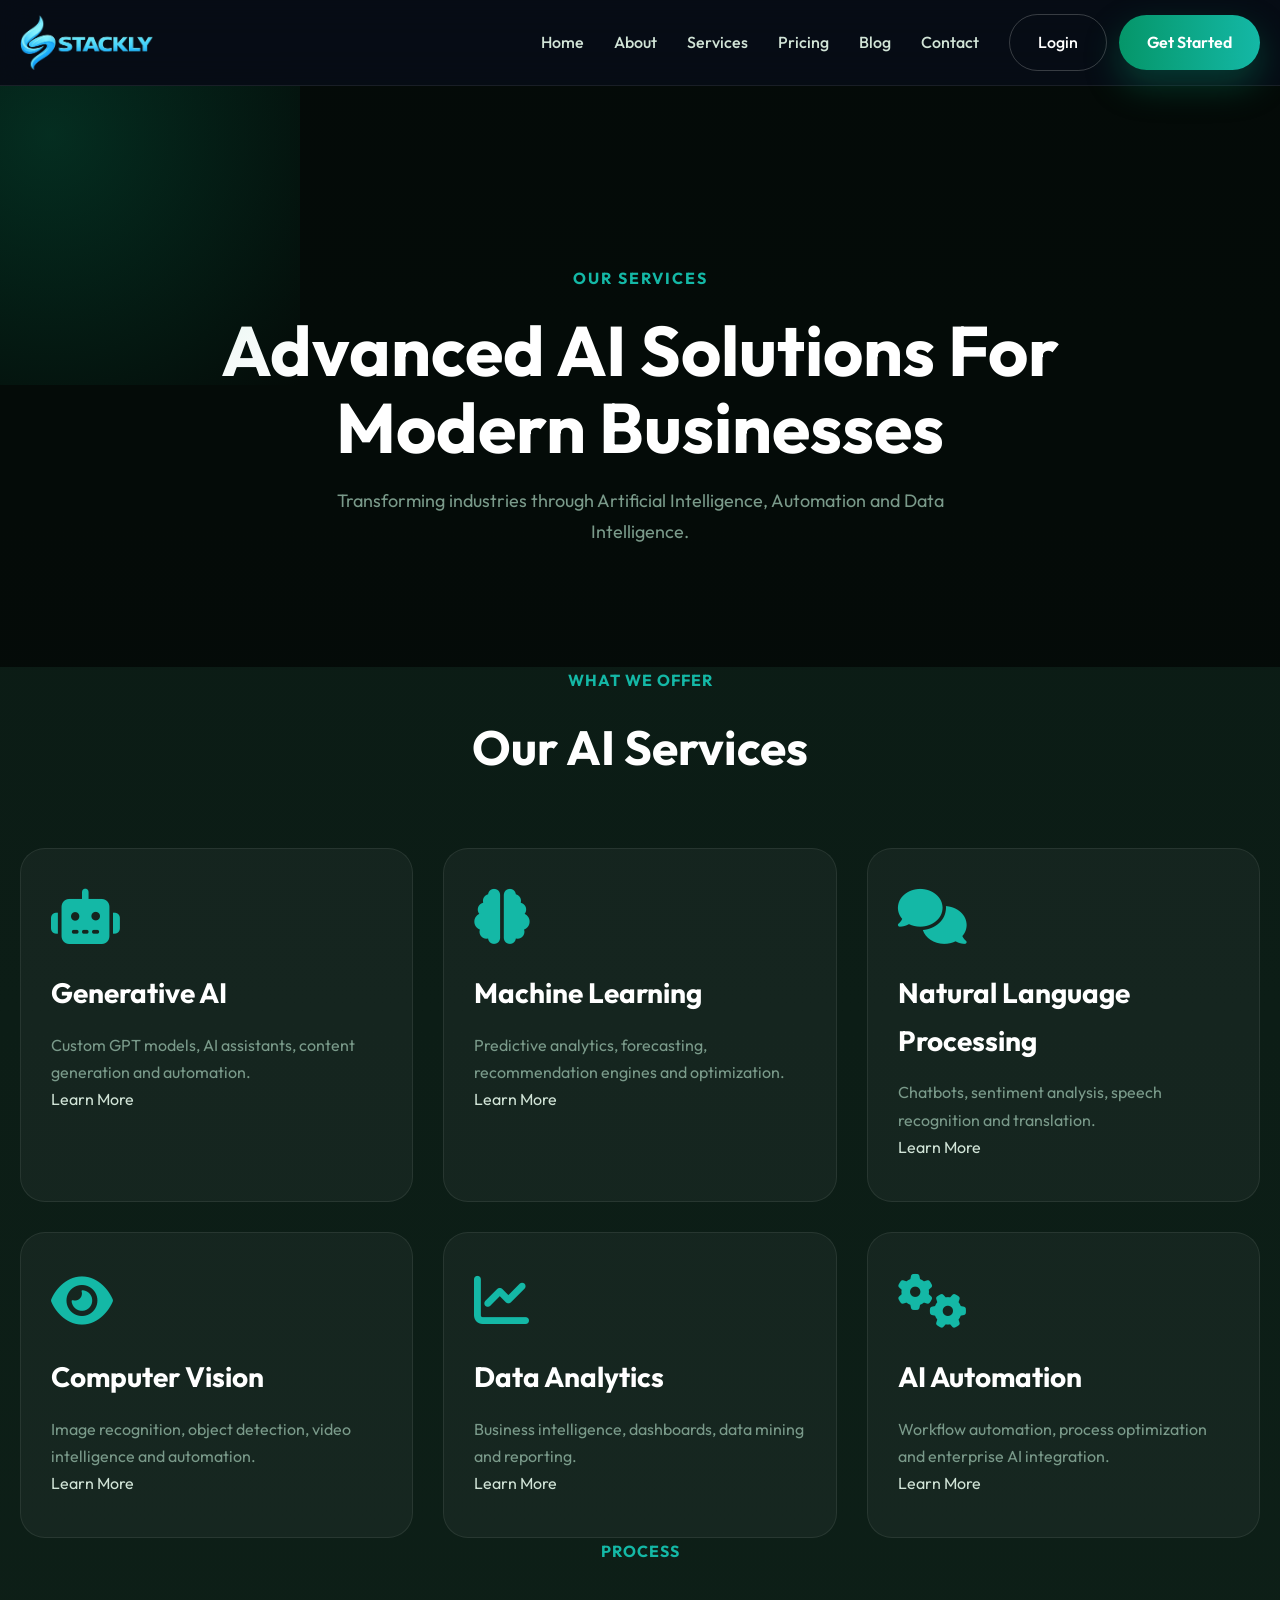
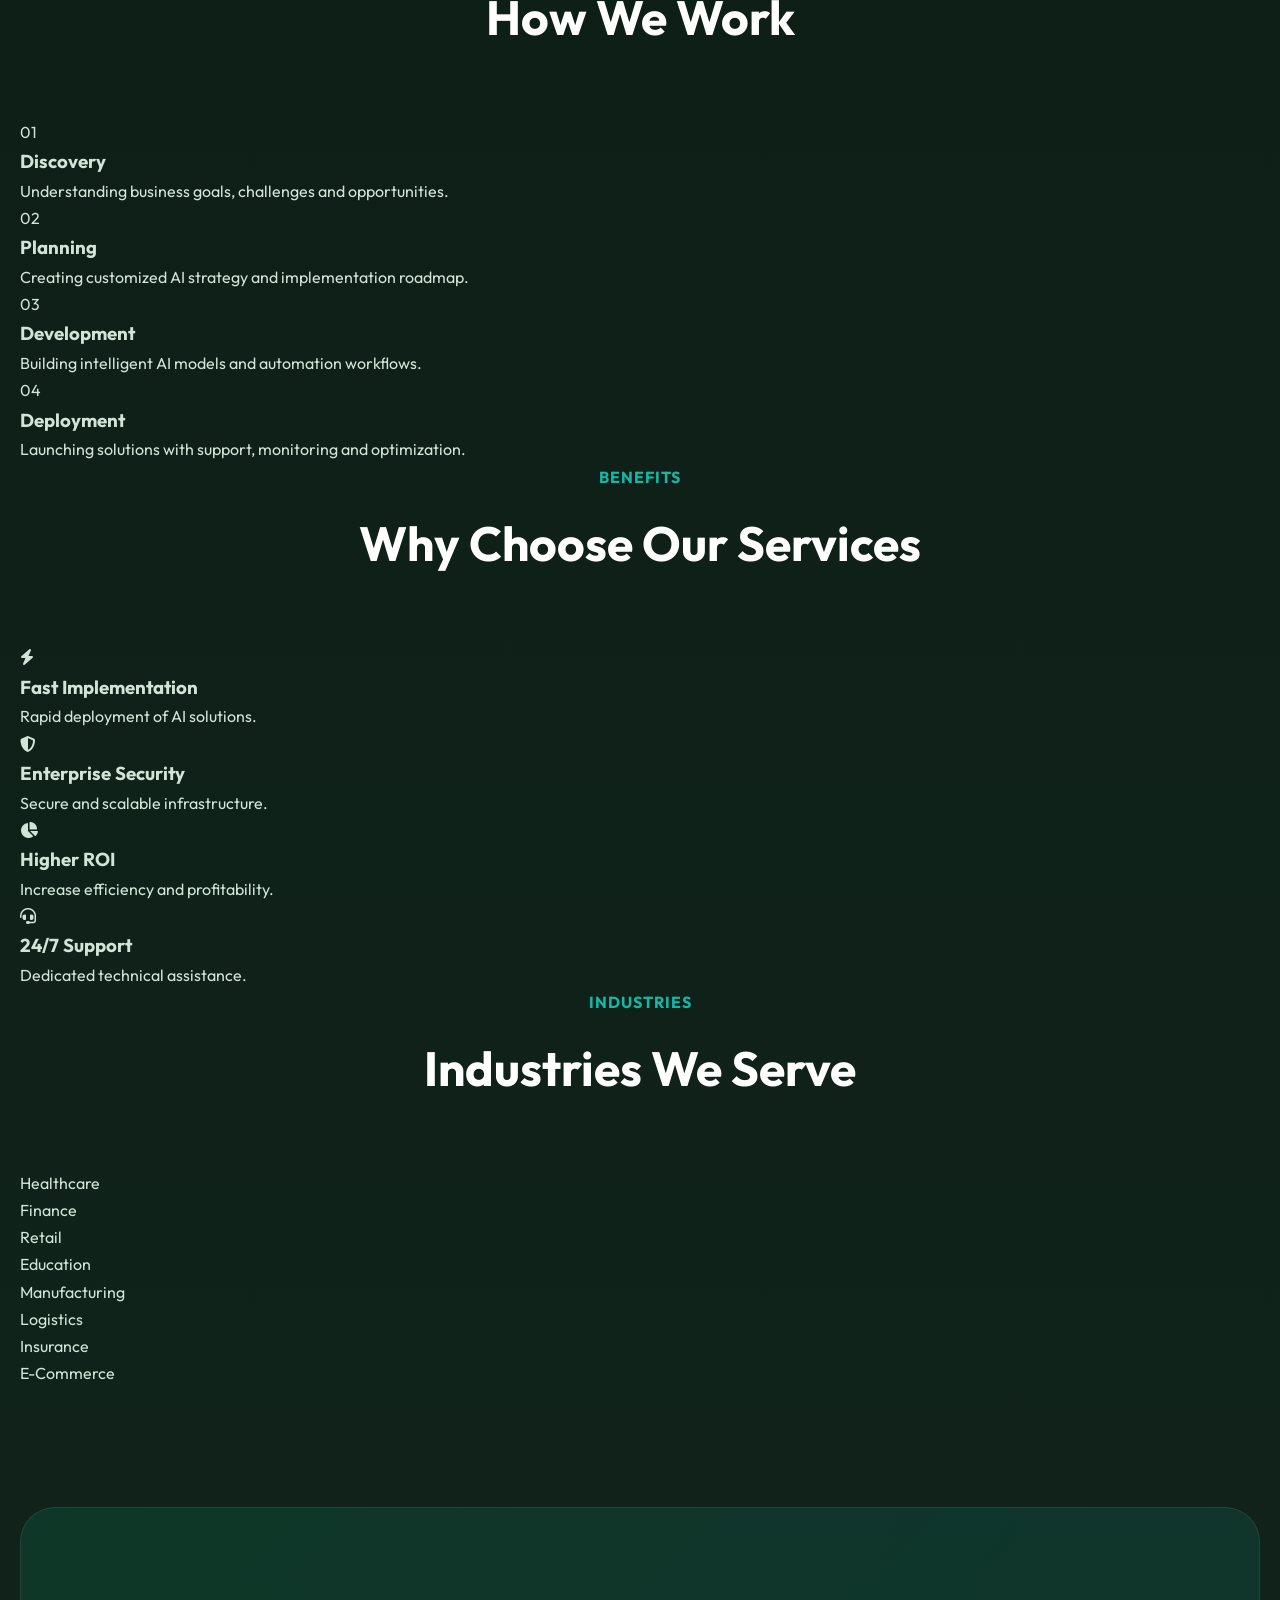
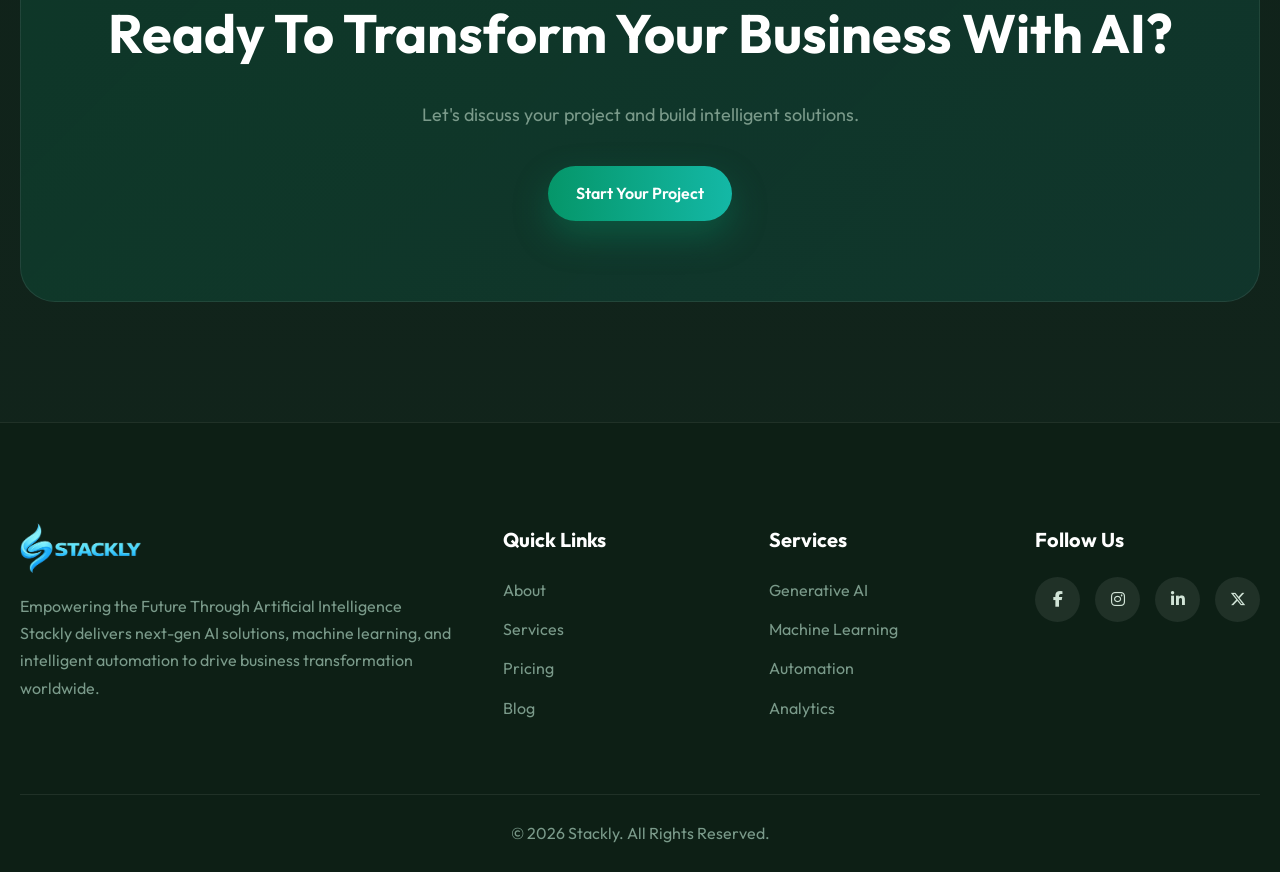
<file: services.html>
<!DOCTYPE html>
<html lang="en">

<head>

<meta charset="UTF-8">
<meta name="viewport" content="width=device-width, initial-scale=1.0">

<title>Services | Stackly</title>

<link rel="preconnect" href="https://fonts.googleapis.com">

<link href="https://fonts.googleapis.com/css2?family=Outfit:wght@300;400;500;600;700;800&display=swap" rel="stylesheet">

<link rel="stylesheet"
href="https://cdnjs.cloudflare.com/ajax/libs/font-awesome/6.6.0/css/all.min.css">

<link rel="stylesheet" href="assets/css/style.css">
<link rel="stylesheet" href="assets/css/responsive.css">
<link rel="stylesheet" href="assets/css/animations.css">

</head>

<body>

<!-- ==========================
HEADER
========================== -->

<header>

<div class="container">

<div class="logo">
<a href="index.html">
<img src="logo.webp" alt="Stackly">
</a>
</div>

<nav>

<ul>

<li><a href="index.html">Home</a></li>
<li><a href="about.html">About</a></li>
<li><a href="services.html" class="active">Services</a></li>
<li><a href="pricing.html">Pricing</a></li>
<li><a href="blog.html">Blog</a></li>
<li><a href="contact.html">Contact</a></li>

</ul>

<div class="header-btns">

<a href="login.html" class="btn-outline">
Login
</a>

<a href="signup.html" class="btn-primary">
Get Started
</a>

</div>

</nav>

</div>

</header>

<!-- ==========================
PAGE HERO
========================== -->

<section class="page-hero">

<video autoplay muted loop playsinline preload="auto">

<source src="p2.mp4"
type="video/mp4">

</video>

<div class="container">

<span>OUR SERVICES</span>

<h1>
Advanced AI Solutions
For Modern Businesses
</h1>

<p>
Transforming industries through
Artificial Intelligence,
Automation and Data Intelligence.
</p>

</div>

</section>

<!-- ==========================
SERVICES GRID
========================== -->

<section class="services-page">

<div class="container">

<div class="section-title">

<span>WHAT WE OFFER</span>

<h2>Our AI Services</h2>

</div>

<div class="services-grid">

<div class="service-card">

<i class="fas fa-robot"></i>

<h3>Generative AI</h3>

<p>
Custom GPT models, AI assistants,
content generation and automation.
</p>

<a href="service-details.html">
Learn More
</a>

</div>

<div class="service-card">

<i class="fas fa-brain"></i>

<h3>Machine Learning</h3>

<p>
Predictive analytics, forecasting,
recommendation engines and optimization.
</p>

<a href="service-details.html">
Learn More
</a>

</div>

<div class="service-card">

<i class="fas fa-comments"></i>

<h3>Natural Language Processing</h3>

<p>
Chatbots, sentiment analysis,
speech recognition and translation.
</p>

<a href="service-details.html">
Learn More
</a>

</div>

<div class="service-card">

<i class="fas fa-eye"></i>

<h3>Computer Vision</h3>

<p>
Image recognition, object detection,
video intelligence and automation.
</p>

<a href="service-details.html">
Learn More
</a>

</div>

<div class="service-card">

<i class="fas fa-chart-line"></i>

<h3>Data Analytics</h3>

<p>
Business intelligence, dashboards,
data mining and reporting.
</p>

<a href="service-details.html">
Learn More
</a>

</div>

<div class="service-card">

<i class="fas fa-cogs"></i>

<h3>AI Automation</h3>

<p>
Workflow automation, process optimization
and enterprise AI integration.
</p>

<a href="service-details.html">
Learn More
</a>

</div>

</div>

</div>

</section>

<!-- ==========================
WORK PROCESS
========================== -->

<section class="work-process">

<div class="container">

<div class="section-title">

<span>PROCESS</span>

<h2>How We Work</h2>

</div>

<div class="process-grid">

<div class="process-card">

<div class="step">01</div>

<h3>Discovery</h3>

<p>
Understanding business goals,
challenges and opportunities.
</p>

</div>

<div class="process-card">

<div class="step">02</div>

<h3>Planning</h3>

<p>
Creating customized AI strategy
and implementation roadmap.
</p>

</div>

<div class="process-card">

<div class="step">03</div>

<h3>Development</h3>

<p>
Building intelligent AI models
and automation workflows.
</p>

</div>

<div class="process-card">

<div class="step">04</div>

<h3>Deployment</h3>

<p>
Launching solutions with support,
monitoring and optimization.
</p>

</div>

</div>

</div>

</section>

<!-- ==========================
FEATURES
========================== -->

<section class="features">

<div class="container">

<div class="section-title">

<span>BENEFITS</span>

<h2>Why Choose Our Services</h2>

</div>

<div class="features-grid">

<div class="feature-box">

<i class="fas fa-bolt"></i>

<h3>Fast Implementation</h3>

<p>
Rapid deployment of AI solutions.
</p>

</div>

<div class="feature-box">

<i class="fas fa-shield-alt"></i>

<h3>Enterprise Security</h3>

<p>
Secure and scalable infrastructure.
</p>

</div>

<div class="feature-box">

<i class="fas fa-chart-pie"></i>

<h3>Higher ROI</h3>

<p>
Increase efficiency and profitability.
</p>

</div>

<div class="feature-box">

<i class="fas fa-headset"></i>

<h3>24/7 Support</h3>

<p>
Dedicated technical assistance.
</p>

</div>

</div>

</div>

</section>

<!-- ==========================
INDUSTRIES
========================== -->

<section class="industries">

<div class="container">

<div class="section-title">

<span>INDUSTRIES</span>

<h2>Industries We Serve</h2>

</div>

<div class="industry-grid">

<div class="industry-card">
Healthcare
</div>

<div class="industry-card">
Finance
</div>

<div class="industry-card">
Retail
</div>

<div class="industry-card">
Education
</div>

<div class="industry-card">
Manufacturing
</div>

<div class="industry-card">
Logistics
</div>

<div class="industry-card">
Insurance
</div>

<div class="industry-card">
E-Commerce
</div>

</div>

</div>

</section>

<!-- ==========================
CTA
========================== -->

<section class="cta">

<div class="container">

<div class="cta-box">

<h2>
Ready To Transform
Your Business With AI?
</h2>

<p>
Let's discuss your project
and build intelligent solutions.
</p>

<a href="404.html"
class="btn-primary">

Start Your Project

</a>

</div>

</div>

</section>

<!-- ==========================
FOOTER
========================== -->

<footer>

<div class="container">

<div class="footer-grid">

<div>
<div class="footer-logo">

<a href="index.html">
<img src="logo.webp" alt="Stackly">
</a>

</div>
<p>
Empowering the Future Through Artificial Intelligence
<br>
Stackly delivers next-gen AI solutions, machine learning,
and intelligent automation to drive business transformation worldwide.</p>

</div>

<div>

<h4>Quick Links</h4>

<ul>

<li><a href="404.html">About</a></li>
<li><a href="404.html">Services</a></li>
<li><a href="404.html">Pricing</a></li>
<li><a href="404.html">Blog</a></li>

</ul>

</div>

<div>

<h4>Services</h4>

<ul>

<li><a href="404.html">Generative AI</a></li>
<li><a href="404.html">Machine Learning</a></li>
<li><a href="404.html">Automation</a></li>
<li><a href="404.html">Analytics</a></li>

</ul>

</div>

<div>

<h4>Follow Us</h4>

<div class="social-links">

<a href="404.html">
<i class="fab fa-facebook-f"></i>
</a>

<a href="404.html">
<i class="fab fa-instagram"></i>
</a>

<a href="404.html">
<i class="fab fa-linkedin-in"></i>
</a>

<a href="404.html">
<i class="fab fa-x-twitter"></i>
</a>

</div>

</div>

</div>

<div class="footer-bottom">

<p>
© 2026 Stackly.
All Rights Reserved.
</p>

</div>

</div>

</footer>

<script src="assets/js/main.js"></script>

</body>
</html>
</file>
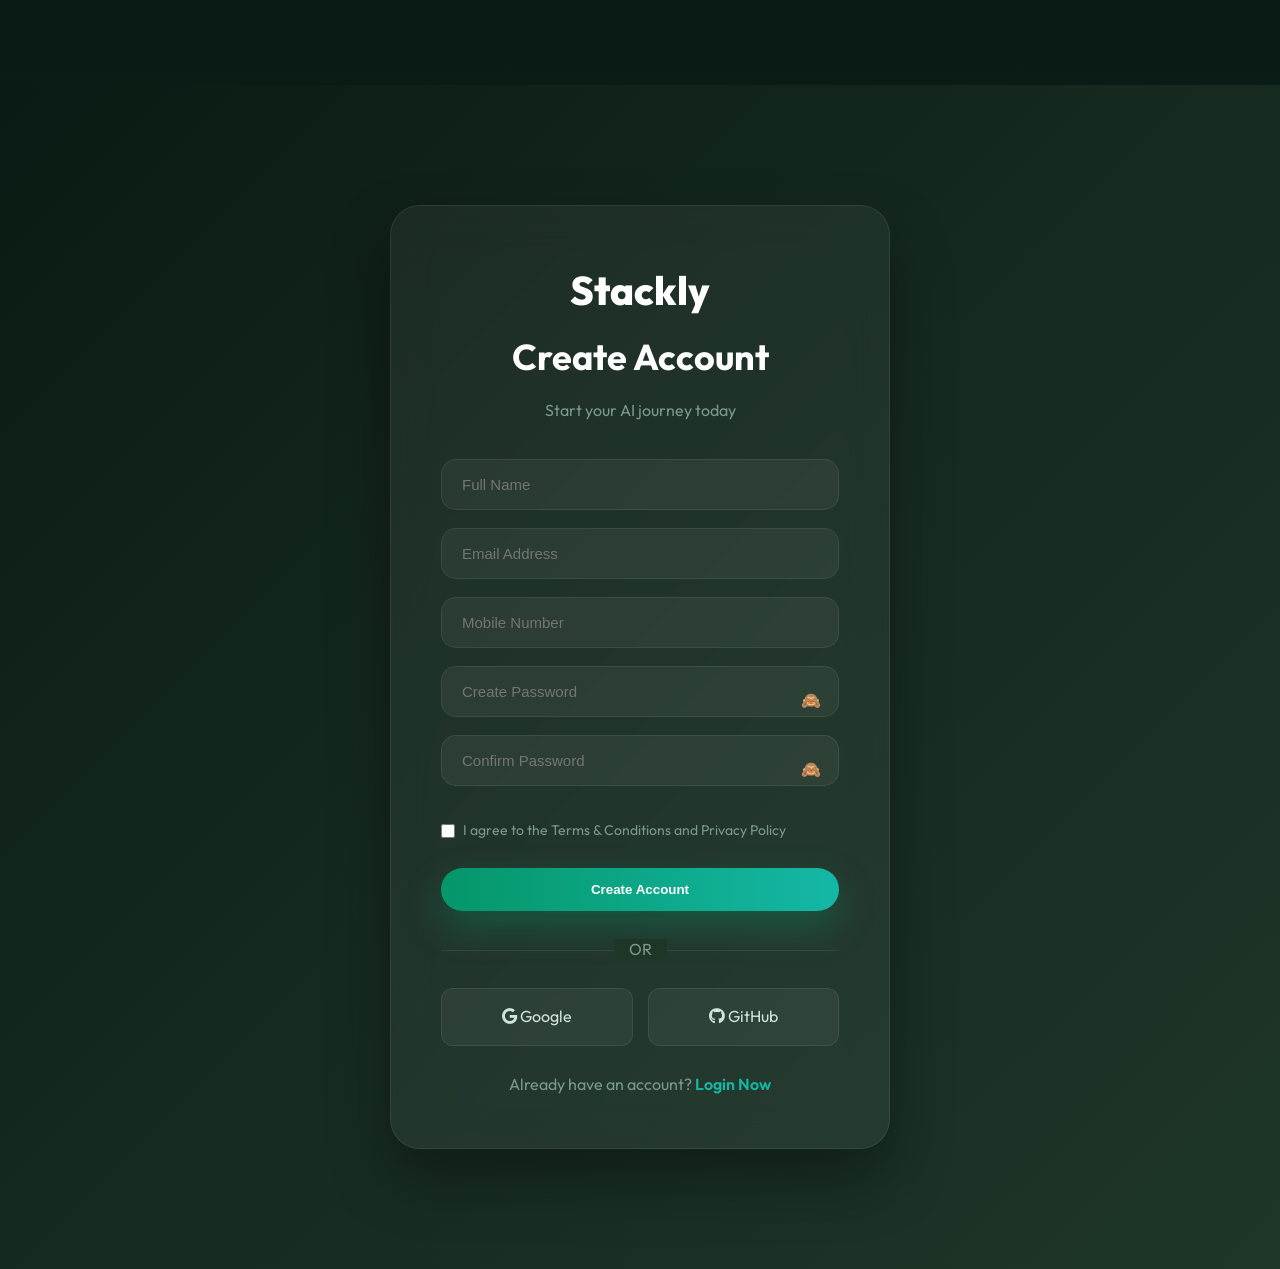
<file: signup.html>
<!DOCTYPE html>
<html lang="en">

<head>

<meta charset="UTF-8">
<meta name="viewport" content="width=device-width, initial-scale=1.0">

<title>Sign Up | Stackly</title>

<link rel="preconnect" href="https://fonts.googleapis.com">

<link href="https://fonts.googleapis.com/css2?family=Outfit:wght@300;400;500;600;700;800&display=swap" rel="stylesheet">

<link rel="stylesheet"
href="https://cdnjs.cloudflare.com/ajax/libs/font-awesome/6.6.0/css/all.min.css">

<link rel="stylesheet" href="assets/css/style.css">

</head>

<body>

<section class="auth-section">

<div class="auth-container">

<div class="auth-logo">
<a href="index.html">Stackly</a>
</div>

<h1 class="auth-title">
Create Account
</h1>

<p class="auth-subtitle">
Start your AI journey today
</p>

<form class="auth-form" id="signupForm">

<input
type="text"
placeholder="Full Name"
required>

<input
type="email"
placeholder="Email Address"
required>

<input
type="tel"
placeholder="Mobile Number"
required>

<div class="password-box">

<input
type="password"
id="signupPassword"
placeholder="Create Password"
required>

<span
class="password-toggle"
id="toggleSignupPassword">

🙈

</span>

</div>

<div class="password-box">

<input
type="password"
id="confirmPassword"
placeholder="Confirm Password"
required>

<span
class="password-toggle"
id="toggleConfirmPassword">

🙈

</span>

</div>

<label style="display:flex;align-items:center;gap:8px;color:#7a9a8a;margin:15px 0;cursor:pointer;font-size:14px;">

<input type="checkbox" required style="width:14px;height:14px;margin:0;cursor:pointer;flex-shrink:0;">

<span>
I agree to the Terms & Conditions and Privacy Policy
</span>

</label>

<button
type="submit"
class="btn-primary auth-btn">

Create Account

</button>

</form>

<div class="auth-divider">

<span>OR</span>

</div>

<div class="social-login">

<a href="404.html"
class="social-btn">

<i class="fab fa-google"></i>

 Google

</a>

<a href="404.html"
class="social-btn">

<i class="fab fa-github"></i>

 GitHub

</a>

</div>

<div class="auth-footer">

Already have an account?

<a href="login.html">

Login Now

</a>

</div>

</div>

</section>

<script>

/* ==========================
PASSWORD TOGGLE
========================== */

const signupPassword =
document.getElementById("signupPassword");

const confirmPassword =
document.getElementById("confirmPassword");

const toggleSignupPassword =
document.getElementById("toggleSignupPassword");

const toggleConfirmPassword =
document.getElementById("toggleConfirmPassword");

toggleSignupPassword.addEventListener(
"click",
() => {

if(signupPassword.type === "password"){

signupPassword.type = "text";
toggleSignupPassword.innerHTML = "👁️";

}else{

signupPassword.type = "password";
toggleSignupPassword.innerHTML = "🙈";

}

}
);

toggleConfirmPassword.addEventListener(
"click",
() => {

if(confirmPassword.type === "password"){

confirmPassword.type = "text";
toggleConfirmPassword.innerHTML = "👁️";

}else{

confirmPassword.type = "password";
toggleConfirmPassword.innerHTML = "🙈";

}

}
);

/* ==========================
SIGNUP VALIDATION
========================== */

document
.getElementById("signupForm")
.addEventListener(
"submit",
function(e){

e.preventDefault();

if(
signupPassword.value !==
confirmPassword.value
){

alert(
"Passwords do not match!"
);

return;

}

alert(
"Account Created Successfully!"
);

window.location.href =
"dashboard.html";

}
);

</script>

</body>
</html>
</file>
<file: assets/css/style.css>
/* =====================================================
   Stackly - PREMIUM AI WEBSITE
   STYLE.CSS PART 1
   Root + Reset + Global + Header + Hero + Brands
===================================================== */

/* ==========================
ROOT VARIABLES
========================== */

:root{

--primary:#059669;
--secondary:#14b8a6;
--accent:#f43f5e;

--dark:#0a1a14;
--dark-light:#12251c;
--card:#1a3028;

--white:#ffffff;
--text:#d1e4d7;
--muted:#7a9a8a;

--border:rgba(255,255,255,.08);

--shadow:
0 20px 40px rgba(0,0,0,.35);

--radius:20px;

--transition:.4s ease;

}

/* ==========================
RESET
========================== */

*{
margin:0;
padding:0;
box-sizing:border-box;
}

html{
scroll-behavior:smooth;
overflow-x:hidden;
width:100%;
}

body{

padding-top:85px;

font-family:'Outfit',sans-serif;

background:
linear-gradient(
180deg,
#0a1a14,
#0e2018,
#12251c
);

color:var(--text);

overflow-x:hidden;

line-height:1.7;

}

img{
max-width:100%;
display:block;
}

a{
text-decoration:none;
color:inherit;
}

ul{
list-style:none;
}

.container{

width:100%;
max-width:1280px;

margin:auto;

padding:
0 20px;

}

/* ==========================
SCROLLBAR
========================== */

::-webkit-scrollbar{
width:10px;
}

::-webkit-scrollbar-track{
background:#0a1a14;
}

::-webkit-scrollbar-thumb{

background:
linear-gradient(
180deg,
var(--primary),
var(--secondary)
);

border-radius:20px;
}

/* ==========================
SELECTION
========================== */

::selection{

background:
var(--primary);

color:#fff;

}

/* ==========================
LOADER
========================== */

.loader{

position:fixed;
inset:0;

background:#0d1f15;

display:flex;
flex-direction:column;
justify-content:center;
align-items:center;

z-index:99999;

}

.loader-center{
position:relative;
display:flex;
flex-direction:column;
justify-content:center;
align-items:center;
}

.loader-ring{
position:absolute;
width:300px;
height:300px;
border-radius:50%;
border:1px solid rgba(5,150,105,.2);
animation:ringSpin 6s linear infinite;
pointer-events:none;
}

.loader-ring-2{
width:220px;
height:220px;
border-color:rgba(20,184,166,.15);
animation-direction:reverse;
animation-duration:4s;
}

.loader-ring-3{
width:150px;
height:150px;
border-color:rgba(255,255,255,.08);
animation-duration:3s;
}

@keyframes ringSpin{
0%{transform:rotate(0deg);}
100%{transform:rotate(360deg);}
}

.loader-logo{
position:relative;
z-index:2;
}

.loader-logo img{
height:60px;
width:auto;
animation:logoPulse 2s ease-in-out infinite;
filter:drop-shadow(0 0 30px rgba(5,150,105,.4));
}

@keyframes logoPulse{
0%,100%{transform:scale(1);opacity:.9;}
50%{transform:scale(1.05);opacity:1;}
}

@keyframes gradientShift{
0%,100%{background-position:0% 50%;}
50%{background-position:100% 50%;}
}

.loader-dots{
display:flex;
gap:12px;
margin-top:20px;
z-index:2;
}

.loader-dots span{
width:8px;
height:8px;
border-radius:50%;
background:var(--secondary);
animation:dotPulse 1.5s ease-in-out infinite;
}

.loader-dots span:nth-child(2){animation-delay:.3s;}
.loader-dots span:nth-child(3){animation-delay:.6s;}

@keyframes dotPulse{
0%,100%{opacity:.3;transform:scale(.8);}
50%{opacity:1;transform:scale(1.3);}
}

.loader-robot{
position:absolute;
width:280px;
height:280px;
color:rgba(255,255,255,.06);
animation:robotDrift 8s ease-in-out infinite;
pointer-events:none;
}

.loader-robot svg{
width:100%;
height:100%;
}

.robot-1{
top:5%;
left:3%;
animation-delay:0s;
}

.robot-2{
top:3%;
right:5%;
animation-delay:2s;
width:320px;
height:320px;
}

.robot-3{
bottom:5%;
left:5%;
animation-delay:4s;
width:300px;
height:300px;
}

.robot-4{
bottom:3%;
right:3%;
animation-delay:6s;
width:260px;
height:260px;
}

@keyframes robotDrift{
0%,100%{transform:translateY(0) rotate(0deg);opacity:.05;}
25%{transform:translateY(-40px) rotate(4deg);opacity:.1;}
50%{transform:translateY(-15px) rotate(-3deg);opacity:.05;}
75%{transform:translateY(-45px) rotate(3deg);opacity:.1;}
}

.loader-bar{

width:260px;
height:8px;

background:
rgba(255,255,255,.08);

margin-top:25px;

border-radius:30px;

overflow:hidden;

}

.loader-progress{

height:100%;
width:0;

background:
linear-gradient(
90deg,
var(--primary),
var(--secondary)
);

animation:
loading 3s linear forwards;

}

@keyframes loading{

0%{
width:0;
}

100%{
width:100%;
}

}

/* ==========================
CUSTOM CURSOR
========================== */

.cursor{

position:fixed;

width:20px;
height:20px;

border:
2px solid var(--secondary);

border-radius:50%;

pointer-events:none;

transform:
translate(-50%,-50%);

z-index:9999;

mix-blend-mode:screen;

}

/* ==========================
PARTICLES
========================== */

#particles-js{

position:fixed;

top:0;
left:0;

width:100%;
height:100%;

z-index:-1;

}

/* ==========================
TOP BAR
========================== */

.top-bar{

background:
linear-gradient(
90deg,
var(--primary),
var(--secondary)
);

padding:12px 0;

font-size:14px;

color:#fff;

}

.top-bar .container{

display:flex;
justify-content:space-between;
align-items:center;

}

.top-bar a{

background:#fff;
color:#111;

padding:
8px 18px;

border-radius:30px;

font-weight:600;

}

/* ==========================
HEADER
========================== */

header{

position:fixed;

top:0;
left:0;
width:100%;

z-index:1000;

background:
rgba(7,11,22,.85);

backdrop-filter:
blur(18px);

border-bottom:
1px solid var(--border);

}

header .container{

display:flex;
justify-content:space-between;
align-items:center;

height:85px;

}

/* ==========================
LOGO
========================== */

.logo{

display:flex;
align-items:center;

}

.logo img{

height:55px;
width:auto;

}

.logo span{

color:
var(--secondary);

}

/* ==========================
NAVIGATION
========================== */

nav{

display:flex;
align-items:center;
gap:30px;

}

nav ul{

display:flex;
align-items:center;
gap:30px;

}

nav a{

position:relative;

font-weight:500;

transition:
var(--transition);

}

nav a:hover,
nav a.active{

color:
var(--secondary);

}

nav a::after{

content:"";

position:absolute;

left:0;
bottom:-8px;

width:0;
height:2px;

background:
var(--secondary);

transition:
var(--transition);

}

nav a:hover::after{

width:100%;

}

/* ==========================
HEADER BUTTONS
========================== */

.header-btns{

display:flex;
align-items:center;
gap:12px;

}

.btn-primary{

display:inline-flex;
align-items:center;
justify-content:center;

padding:
14px 28px;

border-radius:50px;

background:
linear-gradient(
90deg,
var(--primary),
var(--secondary)
);

color:#fff;

font-weight:600;

transition:
var(--transition);

box-shadow:
0 15px 35px rgba(5,150,105,.35);

}

.btn-primary:hover{

transform:
translateY(-4px);

}

.btn-outline{

display:inline-flex;
align-items:center;
justify-content:center;

padding:
14px 28px;

border-radius:50px;

border:
1px solid rgba(255,255,255,.2);

color:#fff;

transition:
var(--transition);

}

.btn-outline:hover{

background:
rgba(255,255,255,.08);

}

/* ==========================
MOBILE TOGGLE
========================== */

.mobile-toggle{

display:none;

font-size:28px;
cursor:pointer;

color:#fff;

}

/* ==========================
HERO
========================== */

.hero{

position:relative;

min-height:100vh;

display:flex;
align-items:center;

overflow:hidden;

}

.hero video{

position:absolute;

top:0;
left:0;

width:100%;
height:100%;

object-fit:cover;

z-index:-3;

will-change:transform;

}

.hero-overlay{

position:absolute;
inset:0;

background:
rgba(0,0,0,.65);

z-index:-2;

}

.hero-content{

display:grid;
grid-template-columns:1fr 1fr;
gap:60px;

align-items:center;

padding:
100px 0;

}

/* ==========================
HERO LEFT
========================== */

.tag{

display:inline-block;

padding:
10px 18px;

background:
rgba(255,255,255,.08);

border:
1px solid rgba(255,255,255,.12);

border-radius:30px;

margin-bottom:20px;

color:
var(--secondary);

}

.hero-left h1{

font-size:72px;
line-height:1.1;

font-weight:800;

color:#fff;

margin-bottom:20px;

}

.hero-left p{

font-size:18px;

max-width:650px;

color:var(--text);

margin-bottom:35px;

}

.hero-buttons{

display:flex;
gap:15px;

margin-bottom:40px;

}

.hero-stats{

display:flex;
gap:40px;

}

.hero-stats h3{

font-size:34px;

color:#fff;

}

.hero-stats p{

margin-top:5px;

color:var(--muted);

}

/* ==========================
HERO RIGHT
========================== */

.hero-right{

position:relative;

}

.hero-right img{

width:150px;

height:150px;

border-radius:50%;

object-fit:cover;

margin:auto;

animation:
float 5s ease-in-out infinite;

}

@keyframes float{

0%,100%{
transform:
translateY(0);
}

50%{
transform:
translateY(-20px);
}

}

.floating-card{

position:absolute;

background:
rgba(255,255,255,.08);

backdrop-filter:
blur(12px);

padding:
14px 20px;

border-radius:15px;

border:
1px solid rgba(255,255,255,.1);

color:#fff;

display:flex;
align-items:center;
gap:10px;

box-shadow:
var(--shadow);

}

.floating-card i{

color:
var(--secondary);

}

.card1{

top:15%;
left:-30px;

}

.card2{

right:-20px;
top:40%;

}

.card3{

bottom:15%;
left:10%;

}

/* ==========================
BRANDS
========================== */

.brands{

padding:
70px 0;

border-top:
1px solid var(--border);

border-bottom:
1px solid var(--border);

background:
rgba(255,255,255,.02);

}

.brand-slider{

display:flex;
justify-content:space-between;
align-items:center;
gap:50px;

flex-wrap:wrap;

}

.brand-slider div{

font-size:24px;
font-weight:700;

color:
rgba(255,255,255,.65);

transition:
var(--transition);

}

.brand-slider div:hover{

color:
var(--secondary);

transform:
translateY(-5px);

}

/* ==========================
SECTION TITLE
========================== */

.section-title{

text-align:center;

margin-bottom:60px;

}

.section-title span{

color:
var(--secondary);

font-weight:700;

letter-spacing:1px;

text-transform:uppercase;

}

.section-title h2{

font-size:48px;

color:#fff;

margin-top:12px;

}
/* =====================================================
   Stackly - PREMIUM AI WEBSITE
   STYLE.CSS PART 2
   About + Services + Why Us + Solutions
   Demo + Counters + Case Studies
===================================================== */

/* ==========================
ABOUT SECTION
========================== */

.about{

padding:120px 0;

position:relative;

}

.about .container{

display:grid;
grid-template-columns:1fr 1fr;
gap:80px;
align-items:center;

}

.about-image{

position:relative;

}

.about-image img{

width:100%;
max-width:400px;
border-radius:30px;

box-shadow:
0 30px 60px rgba(0,0,0,.4);

}

.about-content h2{

font-size:52px;

line-height:1.2;

margin:15px 0 25px;

color:#fff;

}

.about-content p{

font-size:17px;

color:var(--text);

margin-bottom:25px;

}

.about-grid{

display:grid;

grid-template-columns:
repeat(2,1fr);

gap:20px;

margin:40px 0;

}

.about-grid div{

background:
rgba(255,255,255,.04);

border:
1px solid rgba(255,255,255,.08);

padding:25px;

border-radius:20px;

text-align:center;

transition:
var(--transition);

}

.about-grid div:hover{

transform:
translateY(-8px);

border-color:
var(--secondary);

}

.about-grid h3{

font-size:32px;

color:
var(--secondary);

margin-bottom:8px;

}

.about-grid p{

margin:0;

font-size:15px;

}

/* ==========================
SERVICES
========================== */

.services{

padding:120px 0;

background:
rgba(255,255,255,.02);

}

.services-grid{

display:grid;

grid-template-columns:
repeat(3,1fr);

gap:30px;

}

.service-card{

position:relative;

background:
rgba(255,255,255,.04);

border:
1px solid rgba(255,255,255,.08);

padding:40px 30px;

border-radius:25px;

overflow:hidden;

transition:
var(--transition);

}

.service-card::before{

content:"";

position:absolute;

top:0;
left:0;

width:100%;
height:4px;

background:
linear-gradient(
90deg,
var(--primary),
var(--secondary)
);

transform:
scaleX(0);

transition:
var(--transition);

}

.service-card:hover::before{

transform:
scaleX(1);

}

.service-card:hover{

transform:
translateY(-12px);

border-color:
var(--secondary);

}

.service-card i{

font-size:55px;

color:
var(--secondary);

margin-bottom:25px;

}

.service-card h3{

font-size:28px;

color:#fff;

margin-bottom:15px;

}

.service-card p{

font-size:16px;

color:var(--muted);

}

/* ==========================
WHY CHOOSE US
========================== */

.why-us{

padding:120px 0;

}

.why-grid{

display:grid;

grid-template-columns:
repeat(4,1fr);

gap:25px;

}

.why-card{

background:
rgba(255,255,255,.04);

padding:35px;

border-radius:25px;

text-align:center;

border:
1px solid rgba(255,255,255,.08);

transition:
var(--transition);

}

.why-card:hover{

transform:
translateY(-10px);

border-color:
var(--primary);

}

.why-card i{

font-size:50px;

color:
var(--primary);

margin-bottom:20px;

}

.why-card h3{

font-size:24px;

color:#fff;

margin-bottom:12px;

}

.why-card p{

color:var(--muted);

}

/* ==========================
AI SOLUTIONS
========================== */

.solutions{

padding:120px 0;

background:
rgba(255,255,255,.02);

}

.solutions-grid{

display:grid;

grid-template-columns:
repeat(4,1fr);

gap:25px;

}

.solution-card{

overflow:hidden;

border-radius:25px;

background:
rgba(255,255,255,.04);

border:
1px solid rgba(255,255,255,.08);

transition:
var(--transition);

}

.solution-card:hover{

transform:
translateY(-10px);

}

.solution-card img{

width:100%;
height:250px;

object-fit:cover;

transition:
var(--transition);

}

.solution-card:hover img{

transform:
scale(1.08);

}

.solution-card h3{

font-size:24px;

padding:
25px 25px 10px;

color:#fff;

}

.solution-card p{

padding:
0 25px 25px;

color:var(--muted);

}

/* ==========================
AI DEMO
========================== */

.ai-demo{

padding:120px 0;

}

.demo-content{

display:grid;

grid-template-columns:1fr 1fr;

gap:60px;

align-items:center;

}

.demo-left h2{

font-size:54px;

line-height:1.2;

margin:15px 0 20px;

color:#fff;

}

.demo-left p{

margin-bottom:30px;

font-size:17px;

color:var(--muted);

}

.demo-left span{

color:
var(--secondary);

font-weight:700;

}

.chat-preview{

background:
rgba(255,255,255,.05);

border:
1px solid rgba(255,255,255,.08);

border-radius:25px;

padding:30px;

box-shadow:
0 20px 50px rgba(0,0,0,.3);

}

.chat-message{

padding:15px 20px;

border-radius:18px;

margin-bottom:15px;

max-width:80%;

font-size:15px;

}

.chat-message.ai{

background:
rgba(5,150,105,.25);

color:#fff;

}

.chat-message.user{

background:
rgba(20,184,166,.2);

margin-left:auto;

color:#fff;

}

/* ==========================
COUNTER SECTION
========================== */

.counter-section{

padding:100px 0;

background:
linear-gradient(
135deg,
rgba(5,150,105,.15),
rgba(20,184,166,.10)
);

}

.counter-grid{

display:grid;

grid-template-columns:
repeat(4,1fr);

gap:25px;

}

.counter-box{

text-align:center;

background:
rgba(255,255,255,.05);

border:
1px solid rgba(255,255,255,.08);

padding:40px 25px;

border-radius:25px;

transition:
var(--transition);

}

.counter-box:hover{

transform:
translateY(-10px);

}

.counter-box h2{

font-size:56px;

font-weight:800;

background:
linear-gradient(
90deg,
var(--primary),
var(--secondary)
);

-webkit-background-clip:text;
-webkit-text-fill-color:transparent;

}

.counter-box p{

margin-top:10px;

font-size:16px;

color:var(--muted);

}

/* ==========================
CASE STUDIES
========================== */

.case-studies{

padding:120px 0;

}

.case-grid{

display:grid;

grid-template-columns:
repeat(3,1fr);

gap:30px;

}

.case-card{

overflow:hidden;

border-radius:25px;

background:
rgba(255,255,255,.04);

border:
1px solid rgba(255,255,255,.08);

transition:
var(--transition);

}

.case-card:hover{

transform:
translateY(-10px);

border-color:
var(--secondary);

}

.case-card img{

width:100%;
height:260px;

object-fit:cover;

transition:
var(--transition);

}

.case-card:hover img{

transform:
scale(1.08);

}

.case-content{

padding:25px;

}

.case-content h3{

font-size:26px;

margin-bottom:12px;

color:#fff;

}

.case-content p{

color:var(--muted);

font-size:15px;

}

/* ==========================
PAGE HERO
(ABOUT / SERVICES / BLOG)
========================== */

.page-hero{

padding:180px 0 120px;

text-align:center;

position:relative;

overflow:hidden;

}

.page-hero::before{

content:"";

position:absolute;

width:500px;
height:500px;

background:
radial-gradient(
circle,
rgba(5,150,105,.25),
transparent
);

top:-200px;
left:-200px;

}

.page-hero video{

position:absolute;

top:0;
left:0;

width:100%;
height:100%;

object-fit:cover;

z-index:-3;

}

.page-hero::after{

content:"";

position:absolute;
inset:0;

background:
rgba(0,0,0,.6);

z-index:-2;

}

.page-hero span{

color:
var(--secondary);

font-weight:700;

letter-spacing:2px;

text-transform:uppercase;

}

.page-hero h1{

font-size:70px;

line-height:1.1;

margin:20px auto;

max-width:900px;

color:#fff;

}

.page-hero p{

max-width:700px;

margin:auto;

font-size:18px;

color:var(--muted);

}

/* ==========================
COMMON CTA SECTION
========================== */

.cta{

padding:120px 0;

}

.cta-box{

text-align:center;

padding:80px 50px;

border-radius:35px;

background:
linear-gradient(
135deg,
rgba(5,150,105,.18),
rgba(20,184,166,.12)
);

border:
1px solid rgba(255,255,255,.08);

}

.cta-box h2{

font-size:54px;

color:#fff;

margin-bottom:20px;

}

.cta-box p{

max-width:700px;

margin:0 auto 35px;

color:var(--muted);

font-size:18px;

}
/* =====================================================
   Stackly - PREMIUM AI WEBSITE
   STYLE.CSS PART 3
   Pricing + Team + Testimonials + Blog
   FAQ + Contact + Newsletter + Footer
===================================================== */

/* ==========================
PRICING SECTION
========================== */

.pricing{
padding:120px 0;
background:rgba(255,255,255,.02);
}

.pricing-grid{
display:grid;
grid-template-columns:repeat(3,1fr);
gap:30px;
}

.price-card{
position:relative;
background:rgba(255,255,255,.05);
border:1px solid rgba(255,255,255,.08);
border-radius:30px;
padding:45px 35px;
text-align:center;
transition:var(--transition);
overflow:hidden;
}

.price-card:hover{
transform:translateY(-12px);
border-color:var(--secondary);
}

.price-card.featured{
transform:scale(1.05);
border:2px solid var(--secondary);
background:rgba(20,184,166,.06);
}

.badge{
position:absolute;
top:20px;
right:20px;
background:linear-gradient(
90deg,
var(--primary),
var(--secondary)
);
color:#fff;
padding:8px 15px;
border-radius:30px;
font-size:13px;
font-weight:700;
}

.price-card h3{
font-size:30px;
margin-bottom:20px;
color:#fff;
}

.price{
font-size:60px;
font-weight:800;
color:#fff;
margin-bottom:25px;
}

.price span{
font-size:16px;
color:var(--muted);
}

.price-card ul{
margin:30px 0;
}

.price-card ul li{
padding:12px 0;
border-bottom:1px solid rgba(255,255,255,.05);
color:var(--text);
}

/* ==========================
TEAM
========================== */

.team{
padding:120px 0;
}

.team-grid{
display:grid;
grid-template-columns:repeat(4,1fr);
gap:30px;
}

.team-card{
background:rgba(255,255,255,.05);
border:1px solid rgba(255,255,255,.08);
border-radius:25px;
overflow:hidden;
text-align:center;
transition:var(--transition);
}

.team-card:hover{
transform:translateY(-12px);
border-color:var(--primary);
}

.team-card img{
width:100%;
height:320px;
object-fit:cover;
}

.team-card h3{
font-size:24px;
margin-top:25px;
color:#fff;
}

.team-card p{
color:var(--secondary);
margin:10px 0 20px;
}

.socials{
display:flex;
justify-content:center;
gap:15px;
padding-bottom:25px;
}

.socials a{
width:42px;
height:42px;
display:flex;
align-items:center;
justify-content:center;
border-radius:50%;
background:rgba(255,255,255,.08);
transition:var(--transition);
}

.socials a:hover{
background:var(--secondary);
color:#000;
}

/* ==========================
TESTIMONIALS
========================== */

.testimonials{
padding:120px 0;
background:rgba(255,255,255,.02);
}

.testimonial-card{
text-align:center;
padding:40px 40px 50px;
background:rgba(255,255,255,.05);
border:1px solid rgba(255,255,255,.08);
border-radius:30px;
height:380px;
}

.testimonial-card img{
width:90px;
height:90px;
border-radius:50%;
margin:0 auto 25px;
object-fit:cover;
}

.testimonial-card p{
font-size:18px;
line-height:1.8;
margin-bottom:25px;
color:var(--text);
}

.testimonial-card h4{
color:#fff;
font-size:22px;
margin-bottom:5px;
}

.testimonial-card span{
color:var(--secondary);
}

/* ==========================
BLOG SECTION
========================== */

.blog{
padding:120px 0;
}

.blog-grid{
display:grid;
grid-template-columns:repeat(3,1fr);
gap:30px;
}

.blog-card{
overflow:hidden;
border-radius:25px;
background:rgba(255,255,255,.05);
border:1px solid rgba(255,255,255,.08);
transition:var(--transition);
display:flex;
flex-direction:column;
}

.blog-card:hover{
transform:translateY(-10px);
}

.blog-card img{
width:100%;
height:260px;
object-fit:cover;
transition:var(--transition);
}

.blog-card:hover img{
transform:scale(1.08);
}

.blog-content{
padding:30px;
display:flex;
flex-direction:column;
flex:1;
}

.blog-content span{
color:var(--secondary);
font-size:14px;
font-weight:600;
}

.blog-content h3{
font-size:26px;
line-height:1.4;
margin:15px 0;
color:#fff;
}

.blog-content p{
flex:1;
}

.blog-content a{
display:inline-block;
margin-top:10px;
font-weight:600;
color:var(--primary);
}

/* ==========================
FAQ
========================== */

.faq{
padding:120px 0;
background:rgba(255,255,255,.02);
}

.faq-container{
max-width:900px;
margin:auto;
}

.faq-item{
margin-bottom:20px;
background:rgba(255,255,255,.05);
border:1px solid rgba(255,255,255,.08);
border-radius:20px;
overflow:hidden;
}

.faq-question{
width:100%;
background:none;
border:none;
padding:25px;
text-align:left;
font-size:20px;
font-weight:600;
color:#fff;
cursor:pointer;
}

.faq-answer{
padding:0 25px 25px;
color:var(--muted);
}

/* ==========================
CONTACT
========================== */

.contact{
padding:120px 0;
}

.contact-wrapper{
display:grid;
grid-template-columns:1fr 1fr;
gap:60px;
align-items:center;
}

.contact-info h2{
font-size:52px;
color:#fff;
margin:15px 0 20px;
}

.contact-info span{
color:var(--secondary);
font-weight:700;
}

.contact-info p{
font-size:17px;
margin-bottom:25px;
color:var(--muted);
}

.contact-details{
display:flex;
flex-direction:column;
gap:20px;
}

.contact-details div{
display:flex;
align-items:center;
gap:15px;
font-size:18px;
}

.contact-details i{
color:var(--secondary);
font-size:22px;
}

.contact-form{
background:rgba(255,255,255,.05);
border:1px solid rgba(255,255,255,.08);
padding:40px;
border-radius:30px;
}

.contact-form input,
.contact-form textarea{
width:100%;
background:rgba(255,255,255,.05);
border:1px solid rgba(255,255,255,.08);
padding:16px 20px;
margin-bottom:20px;
border-radius:15px;
color:#fff;
font-family:inherit;
}

.contact-form textarea{
resize:none;
}

.contact-error{
color:#ff4444;
font-size:14px;
margin-bottom:15px;
display:block;
}

/* ==========================
NEWSLETTER
========================== */

.newsletter{
padding:100px 0;
}

.newsletter-box{
text-align:center;
padding:70px;
border-radius:30px;
background:linear-gradient(
135deg,
rgba(5,150,105,.18),
rgba(20,184,166,.12)
);
border:1px solid rgba(255,255,255,.08);
}

.newsletter-box h2{
font-size:48px;
color:#fff;
margin-bottom:15px;
}

.newsletter-box p{
color:var(--muted);
margin-bottom:30px;
}

.newsletter-box form{
max-width:700px;
margin:auto;
}

.newsletter-input-wrap{
display:flex;
justify-content:center;
gap:15px;
}

.newsletter-box input{
flex:1;
padding:18px 20px;
border-radius:50px;
border:none;
outline:none;
font-size:16px;
}

.newsletter-error{
color:#ff4444;
font-size:13px;
margin-top:10px;
display:block;
}

.sidebar-widget .newsletter-form .newsletter-input-wrap{
display:flex;
gap:10px;
}

.sidebar-widget .newsletter-form input{
flex:1;
padding:15px;
border:none;
border-radius:10px;
background:rgba(255,255,255,.08);
color:#fff;
outline:none;
}

.sidebar-widget .newsletter-form input::placeholder{
color:var(--muted);
}

.sidebar-widget .newsletter-form .btn-primary{
padding:15px 20px;
white-space:nowrap;
}

.sidebar-widget .newsletter-form + .newsletter-error{
margin-top:10px;
}

/* ==========================
FOOTER
========================== */

footer{
padding-top:100px;
background:#0d1f15;
border-top:1px solid rgba(255,255,255,.08);
}

.footer-grid{
display:grid;
grid-template-columns:2fr 1fr 1fr 1fr;
gap:50px;
padding-bottom:60px;
}

.footer-logo{
margin-bottom:20px;
}

.footer-logo img{
height:50px;
width:auto;
}

.footer-grid p{
color:var(--muted);
}

.footer-grid h4{
color:#fff;
margin-bottom:20px;
font-size:20px;
}

.footer-grid ul li{
margin-bottom:12px;
}

.footer-grid ul li a{
color:var(--muted);
transition:var(--transition);
}

.footer-grid ul li a:hover{
color:var(--secondary);
}

.social-links{
display:flex;
gap:15px;
}

.social-links a{
width:45px;
height:45px;
display:flex;
align-items:center;
justify-content:center;
background:rgba(255,255,255,.08);
border-radius:50%;
transition:var(--transition);
}

.social-links a:hover{
background:var(--secondary);
color:#000;
}

.footer-bottom{
border-top:1px solid rgba(255,255,255,.08);
padding:25px 0;
text-align:center;
color:var(--muted);
}
/* =====================================================
   Stackly - PREMIUM AI WEBSITE
   STYLE.CSS PART 4
   Login + Signup + Dashboard + Chatbot
   Scroll Top + Utilities + Premium Effects
===================================================== */

/* ==========================
LOGIN / SIGNUP PAGE
========================== */

.auth-section{

min-height:100vh;

display:flex;
align-items:center;
justify-content:center;

padding:120px 20px;

background:
linear-gradient(
135deg,
#0a1a14,
#162a20,
#1e3628
);

}

.auth-container{

width:100%;
max-width:500px;

background:
rgba(255,255,255,.05);

border:
1px solid rgba(255,255,255,.08);

backdrop-filter:
blur(20px);

border-radius:30px;

padding:50px;

box-shadow:
0 30px 60px rgba(0,0,0,.35);

}

.auth-logo{

text-align:center;

font-size:40px;
font-weight:800;

margin-bottom:2px;

color:#fff;

}

.auth-logo span{
color:var(--secondary);
}

.auth-title{

text-align:center;

font-size:36px;
font-weight:700;

color:#fff;

margin-bottom:10px;

}

.auth-subtitle{

text-align:center;

color:var(--muted);

margin-bottom:35px;

}

.auth-form input{

width:100%;

padding:16px 20px;

background:
rgba(255,255,255,.05);

border:
1px solid rgba(255,255,255,.08);

border-radius:15px;

margin-bottom:18px;

color:#fff;

font-size:15px;

outline:none;

transition:
var(--transition);

}

.auth-form input:focus{

border-color:
var(--secondary);

box-shadow:
0 0 20px rgba(20,184,166,.15);

}

.password-box{

position:relative;

}

.password-box input[type="password"]::-ms-reveal,
.password-box input[type="password"]::-ms-clear{
display:none;
}

input[type="password"]::-webkit-credentials-auto-fill-button{
display:none !important;
visibility:hidden;
pointer-events:none;
}

.password-toggle{

position:absolute;

right:18px;
top:50%;

transform:
translateY(-50%);

cursor:pointer;

color:var(--muted);

}

.auth-btn{

width:100%;

border:none;

cursor:pointer;

margin-top:10px;

}

.auth-divider{

text-align:center;

margin:25px 0;

position:relative;

}

.auth-divider::before{

content:"";

position:absolute;

top:50%;
left:0;

width:100%;
height:1px;

background:
rgba(255,255,255,.08);

}

.auth-divider span{

position:relative;

background:
#1e3628;

padding:0 15px;

color:var(--muted);

}

.social-login{

display:flex;

gap:15px;

}

.social-btn{

flex:1;

padding:14px;

border-radius:12px;

background:
rgba(255,255,255,.05);

border:
1px solid rgba(255,255,255,.08);

text-align:center;

transition:
var(--transition);

}

.social-btn:hover{

transform:
translateY(-3px);

border-color:
var(--secondary);

}

.auth-footer{

text-align:center;

margin-top:25px;

color:var(--muted);

}

.auth-footer a{

color:
var(--secondary);

font-weight:600;

}

/* ==========================
DASHBOARD
========================== */

.dashboard{

display:flex;

min-height:100vh;

background:
#0a1a14;

}

/* ==========================
SIDEBAR
========================== */

.sidebar{

width:280px;

background:
#162a20;

border-right:
1px solid rgba(255,255,255,.08);

padding:30px 0;

position:fixed;

left:0;
top:0;

height:100vh;

overflow-y:auto;

}

.sidebar-logo{

font-size:30px;
font-weight:800;

padding:0 30px 30px;

color:#fff;

position:relative;
display:inline-block;
width:100%;
}

.sidebar-logo::after{
content:"";
position:absolute;
bottom:20px;
left:30px;
width:calc(100% - 60px);
height:2px;
background:linear-gradient(90deg,var(--secondary),transparent);
border-radius:2px;
}

.sidebar-logo span{
color:var(--secondary);
}

.sidebar-menu{

display:flex;
flex-direction:column;

}

.sidebar-menu a{

padding:16px 30px;

display:flex;
align-items:center;
gap:15px;

color:var(--muted);

transition:
var(--transition);

}

.sidebar-menu a:hover,
.sidebar-menu a.active{

background:
rgba(5,150,105,.15);

color:#fff;

border-left:
4px solid var(--secondary);

position:relative;

}

.sidebar-menu a.active::after{
content:"";
position:absolute;
right:15px;
top:50%;
width:8px;
height:8px;
background:var(--secondary);
border-radius:50%;
transform:translateY(-50%);
box-shadow:0 0 10px var(--secondary),0 0 20px var(--secondary);
animation:pulseDot 2s ease-in-out infinite;
}

@keyframes pulseDot{
0%,100%{opacity:1;transform:translateY(-50%) scale(1)}
50%{opacity:.5;transform:translateY(-50%) scale(1.3)}
}

.sidebar-menu i{

font-size:18px;

width:20px;

}

/* ==========================
DASHBOARD CONTENT
========================== */

.dashboard-content{

margin-left:280px;

flex:1;

padding:40px;

position:relative;

}

.dashboard-content::before{
content:"";
position:fixed;
top:0;
left:280px;
right:0;
height:1px;
background:linear-gradient(90deg,transparent,var(--secondary),transparent);
animation:shimmerLine 3s ease-in-out infinite;
}

@keyframes shimmerLine{
0%,100%{opacity:.3}
50%{opacity:1}
}

.dashboard-header{

display:flex;
justify-content:space-between;
align-items:center;

margin-bottom:40px;

}

.dashboard-title{

font-size:38px;
font-weight:700;

color:#fff;

}

.user-profile{

display:flex;
align-items:center;
gap:15px;

}

.user-profile img{

width:50px;
height:50px;

border-radius:50%;

object-fit:cover;

}

/* ==========================
STATS CARDS
========================== */

.dashboard-cards{

display:grid;

grid-template-columns:
repeat(4,1fr);

gap:25px;

}

.stat-card{

background:
rgba(255,255,255,.05);

border:
1px solid rgba(255,255,255,.08);

padding:30px;

border-radius:25px;

transition:
var(--transition);

}

.stat-card{
position:relative;
overflow:hidden;
}

.stat-card::before{
content:"";
position:absolute;
top:-2px;
left:-2px;
right:-2px;
bottom:-2px;
background:linear-gradient(45deg,var(--secondary),#0ea5e9,var(--secondary),#0ea5e9);
background-size:400% 400%;
z-index:-1;
border-radius:27px;
opacity:0;
transition:opacity .4s;
}

.stat-card:hover::before{
opacity:1;
animation:gradientBorder 3s ease infinite;
}

@keyframes gradientBorder{
0%,100%{background-position:0% 50%}
50%{background-position:100% 50%}
}

.stat-card:hover{
transform:translateY(-8px) scale(1.02);
box-shadow:0 20px 60px rgba(5,150,105,.3);
}

.stat-card h3{
font-size:42px;
color:#fff;
margin-bottom:10px;
transition:transform .3s;
}

.stat-card:hover h3{
transform:scale(1.1);
}

.stat-card p{
color:var(--muted);
}

.dashboard-cards .stat-card:nth-child(1) h3{color:#14b8a6;}
.dashboard-cards .stat-card:nth-child(2) h3{color:#0ea5e9;}
.dashboard-cards .stat-card:nth-child(3) h3{color:#f59e0b;}
.dashboard-cards .stat-card:nth-child(4) h3{color:#ef4444;}

.dashboard-cards .stat-card:nth-child(1):hover::before{
background:linear-gradient(45deg,#14b8a6,#0ea5e9,#14b8a6,#0ea5e9);
background-size:400% 400%;
}
.dashboard-cards .stat-card:nth-child(2):hover::before{
background:linear-gradient(45deg,#0ea5e9,#8b5cf6,#0ea5e9,#8b5cf6);
background-size:400% 400%;
}
.dashboard-cards .stat-card:nth-child(3):hover::before{
background:linear-gradient(45deg,#f59e0b,#ef4444,#f59e0b,#ef4444);
background-size:400% 400%;
}
.dashboard-cards .stat-card:nth-child(4):hover::before{
background:linear-gradient(45deg,#ef4444,#ec4899,#ef4444,#ec4899);
background-size:400% 400%;
}

/* ==========================
CHATBOT BUTTON
========================== */

.glass{
transition:transform .4s,box-shadow .4s;
}

.glass:hover{
transform:translateY(-5px);
box-shadow:0 25px 60px rgba(0,0,0,.4);
}

.dash-section{
padding:40px 0;
border-bottom:1px solid rgba(255,255,255,.05);
scroll-margin-top:20px;
}

.dash-section:last-child{
border-bottom:none;
}

.tool-card{
transition:transform .4s,box-shadow .4s;
cursor:default;
}

.tool-card:hover{
transform:translateY(-6px);
box-shadow:0 15px 40px rgba(0,0,0,.3);
}

.dash-section h2.section-title i{
animation:pulseIcon 3s ease-in-out infinite;
}

@keyframes pulseIcon{
0%,100%{opacity:1}
50%{opacity:.6}
}

.chatbot-btn{

position:fixed;

bottom:30px;
right:30px;

width:70px;
height:70px;

border-radius:50%;

background:
linear-gradient(
135deg,
var(--primary),
var(--secondary)
);

display:flex;
align-items:center;
justify-content:center;

cursor:pointer;

z-index:999;

box-shadow:
0 20px 40px rgba(20,184,166,.25);

animation:
pulse 2s infinite;

}

.chatbot-btn i{

font-size:28px;

color:#fff;

}

@keyframes pulse{

0%{
transform:scale(1);
}

50%{
transform:scale(1.08);
}

100%{
transform:scale(1);
}

}

/* ==========================
CHAT WINDOW
========================== */

.chat-window{

position:fixed;

bottom:120px;
right:30px;

width:360px;
height:500px;

background:
#162a20;

border:
1px solid rgba(255,255,255,.08);

border-radius:25px;

overflow:hidden;

display:none;

z-index:999;

box-shadow:
0 25px 60px rgba(0,0,0,.35);

}

.chat-header{

padding:20px;

background:
linear-gradient(
90deg,
var(--primary),
var(--secondary)
);

color:#fff;

font-weight:700;

}

.chat-body{

height:360px;

overflow-y:auto;

padding:20px;

}

.chat-input{

padding:15px;

display:flex;

gap:10px;

border-top:
1px solid rgba(255,255,255,.08);

}

.chat-input input{

flex:1;

padding:12px;

border:none;

outline:none;

border-radius:10px;

}

.chat-input button{

padding:12px 18px;

border:none;

cursor:pointer;

border-radius:10px;

background:
var(--secondary);

}

/* ==========================
SCROLL TO TOP
========================== */

#scrollTop{

position:fixed;

right:30px;
bottom:120px;

width:55px;
height:55px;

border:none;

border-radius:50%;

background:
rgba(255,255,255,.08);

color:#fff;

cursor:pointer;

opacity:0;
visibility:hidden;

transition:
var(--transition);

z-index:999;

}

#scrollTop.show{

opacity:1;
visibility:visible;

}

#scrollTop:hover{

background:
var(--secondary);

color:#000;

}

/* ==========================
GLASSMORPHISM
========================== */

.glass{

background:
rgba(255,255,255,.05);

backdrop-filter:
blur(20px);

border:
1px solid rgba(255,255,255,.08);

}

/* ==========================
ANIMATED GRADIENT TEXT
========================== */

.gradient-text{

background:
linear-gradient(
90deg,
var(--primary),
var(--secondary),
var(--accent)
);

background-size:300%;

-webkit-background-clip:text;
-webkit-text-fill-color:transparent;

animation:
gradientMove 6s linear infinite;

}

@keyframes gradientMove{

0%{
background-position:0%;
}

100%{
background-position:300%;
}

}

/* ==========================
FLOATING EFFECT
========================== */

.float{

animation:
floating 4s ease-in-out infinite;

}

@keyframes floating{

0%,100%{
transform:translateY(0);
}

50%{
transform:translateY(-15px);
}

}

/* ==========================
GLOW EFFECT
========================== */

.glow{

box-shadow:
0 0 30px rgba(5,150,105,.25),
0 0 60px rgba(20,184,166,.15);

}

/* ==========================
HOVER LIFT
========================== */

.hover-lift{

transition:
var(--transition);

}

.hover-lift:hover{

transform:
translateY(-10px);

}

/* ==========================
SECTION SPACING
========================== */

.section-padding{

padding:120px 0;

}

/* ==========================
HIDE ELEMENT
========================== */

.hidden{
display:none;
}
/* =====================================================
   Stackly - PREMIUM AI WEBSITE
   STYLE.CSS PART 5
   RESPONSIVE DESIGN
===================================================== */

/* ==========================
LAPTOP
========================== */

@media (max-width:1200px){

.hero-left h1{
font-size:60px;
}

.page-hero h1{
font-size:58px;
}

.section-title h2{
font-size:42px;
}

.about-content h2,
.demo-left h2,
.contact-info h2{
font-size:44px;
}

.cta-box h2{
font-size:46px;
}

.dashboard-cards{
grid-template-columns:repeat(2,1fr);
}

}

/* ==========================
TABLET
========================== */

@media (max-width:992px){

.hero-content,
.about .container,
.demo-content,
.contact-wrapper,
.service-detail-grid{

grid-template-columns:1fr;
gap:50px;

}

.demo-content{
align-items:start;
}

.hero-right{
order:-1;
}

.hero-left{
text-align:center;
}

.hero-buttons,
.hero-stats{
justify-content:center;
}

.services-grid,
.case-grid,
.blog-grid{

grid-template-columns:repeat(2,1fr);

}

.chat-preview{
max-width:100%;
width:100%;
box-sizing:border-box;
}

.solutions-grid{
grid-template-columns:repeat(2,1fr);
}

.team-grid{
grid-template-columns:repeat(2,1fr);
}

.pricing-grid{
grid-template-columns:1fr;
}

.why-grid{
grid-template-columns:repeat(2,1fr);
}

.counter-grid{
grid-template-columns:repeat(2,1fr);
}

.footer-grid{
grid-template-columns:repeat(2,1fr);
}

.newsletter-input-wrap{
flex-direction:column;
}

.dashboard-content{
margin-left:0;
}

.card1,
.card2,
.card3{
display:none;
}

.brand-slider{
gap:30px;
}

.sidebar{
left:-100%;
}

.sidebar.active{
left:0;
z-index:999;
}

.sidebar-toggle{
display:block;
background:none;
border:none;
color:#fff;
font-size:24px;
cursor:pointer;
padding:0;
}

}

/* ==========================
MOBILE MENU
========================== */

@media (max-width:768px){

.mobile-toggle{
display:block;
}

nav{

position:fixed;

top:85px;
left:-100%;

width:100%;
height:calc(100vh - 85px);

background:#162a20;

transition:.4s ease;

padding-top:40px;

}

nav.active{
left:0;
}

nav ul{

flex-direction:column;
gap:25px;

}

nav{
flex-direction:column;
align-items:stretch;
gap:0;
}

.header-btns{
display:flex;
flex-direction:column;
gap:12px;
padding:30px;
border-top:1px solid rgba(255,255,255,.1);
margin-top:30px;
}

.header-btns .btn-outline,
.header-btns .btn-primary{
width:100%;
text-align:center;
}

.hero{
min-height:auto;
padding-top:100px;
}

.hero-left h1{
font-size:48px;
}

.page-hero h1{
font-size:46px;
}

.page-hero p{
font-size:17px;
}

.section-title h2{
font-size:36px;
}

.about-content h2,
.demo-left h2,
.contact-info h2,
.cta-box h2{
font-size:36px;
}

.hero-stats{
flex-wrap:wrap;
gap:20px;
}

.hero-buttons{
flex-direction:column;
}

.services-grid,
.case-grid,
.blog-grid,
.team-grid,
.solutions-grid,
.why-grid,
.counter-grid{

grid-template-columns:1fr;

}

.about-grid{
grid-template-columns:1fr;
}

.footer-grid{
grid-template-columns:1fr;
gap:40px;
}

.newsletter-box{
padding:40px 25px;
}

.newsletter-box h2{
font-size:34px;
}

.contact-form{
padding:25px;
}

.chat-window{

width:95%;
height:calc(100vh - 180px);
max-height:500px;

right:2.5%;

}

.dashboard-cards{
grid-template-columns:1fr;
}

.dashboard-header{
flex-direction:column;
gap:20px;
align-items:flex-start;
}

.auth-container{
padding:35px 25px;
}

.card1, .card2, .card3{
display:none;
}

.loader-ring{
width:220px;
height:220px;
}

.loader-ring-2{
width:160px;
height:160px;
}

.loader-ring-3{
width:110px;
height:110px;
}

.loader-logo img{
height:44px;
}

.loader-bar{
width:200px;
}

.loader-robot,
.robot-1,
.robot-2,
.robot-3,
.robot-4{
width:120px;
height:120px;
}

}

/* ==========================
SMALL MOBILE
========================== */

@media (max-width:576px){

.container{
padding:0 15px;
}

.hero-left h1{
font-size:40px;
}

.hero-content{
padding:40px 0;
}

.page-hero{
padding:120px 0 60px;
}

.page-hero h1{
font-size:36px;
}

.page-hero p{
font-size:16px;
padding:0 10px;
}

.section-title h2{
font-size:30px;
}

.about-content h2,
.demo-left h2,
.contact-info h2{
font-size:30px;
}

.cta-box{
padding:40px 20px;
}

.cta-box h2{
font-size:32px;
}

.price{
font-size:46px;
}

.counter-box h2{
font-size:42px;
}

.team-card img{
height:280px;
width:100%;
object-fit:cover;
}

.blog-card img,
.case-card img{
height:220px;
width:100%;
object-fit:cover;
}

.chat-preview{
padding:20px;
}

.chat-message{
max-width:90%;
font-size:14px;
padding:12px 16px;
}

.hero-stats h3{
font-size:28px;
}

.hero-stats p{
font-size:14px;
}

.brand-slider{
flex-wrap:wrap !important;
justify-content:center !important;
gap:25px !important;
width:100% !important;
animation:none !important;
}

.brand-slider div{
font-size:18px;
}

.glow-orb{
width:120px !important;
height:120px !important;
}

.chatbot-btn{
width:60px;
height:60px;
}

.chatbot-btn i{
font-size:24px;
}

#scrollTop{
width:50px;
height:50px;
}

.floating-card{
display:none;
}

.hero-right img{
width:120px;
height:120px;
}

.about-image img{
max-width:100%;
}

.service-card{
padding:30px 20px;
}

.service-card i{
font-size:42px;
}

.service-card h3{
font-size:22px;
}

.why-card,
.solution-card{
padding:30px 20px;
}

.solution-card img{
height:200px;
}

.price-card{
padding:30px 20px;
}

.footer-grid{
gap:30px;
text-align:center;
}

.footer-logo{
justify-content:center;
}

.social-links{
justify-content:center;
}

.contact-details{
justify-content:center;
}

.loader-ring{
width:160px;
height:160px;
}

.loader-ring-2{
width:120px;
height:120px;
}

.loader-ring-3{
width:85px;
height:85px;
}

.loader-logo img{
height:34px;
}

.loader-bar{
width:180px;
height:6px;
}

.loader-dots{
gap:8px;
}

.loader-dots span{
width:6px;
height:6px;
}

.loader-robot,
.robot-1,
.robot-2,
.robot-3,
.robot-4{
width:80px;
height:80px;
}

}

/* ==========================
EXTRA SMALL DEVICES
========================== */

@media (max-width:400px){

.hero-left h1{
font-size:34px;
}

.hero-left p{
font-size:15px;
}

.page-hero h1{
font-size:30px;
}

.page-hero p{
font-size:15px;
padding:0 5px;
}

.section-title h2{
font-size:26px;
}

.section-title{
padding:0 10px;
}

.chat-preview{
padding:15px;
}

.chat-message{
max-width:100%;
font-size:13px;
padding:10px 14px;
}

.btn-primary,
.btn-outline{

width:100%;
text-align:center;

}

.auth-title{
font-size:28px;
}

.auth-logo{
font-size:32px;
}

.hero-right img{
width:100px;
height:100px;
}

.about-content h2,
.demo-left h2,
.contact-info h2{
font-size:26px;
}

.price{
font-size:38px;
}

.newsletter-box h2{
font-size:28px;
}

.loader-ring{
width:130px;
height:130px;
}

.loader-ring-2{
width:100px;
height:100px;
}

.loader-ring-3{
width:70px;
height:70px;
}

.loader-logo img{
height:28px;
}

.loader-bar{
width:150px;
height:5px;
}

.loader-robot,
.robot-1,
.robot-2,
.robot-3,
.robot-4{
width:60px;
height:60px;
}

.team-card img{
height:240px;
}

.blog-card img,
.case-card img{
height:180px;
}

.solution-card img{
height:160px;
}

.contact-form{
padding:18px;
}

.newsletter-box{
padding:30px 15px;
}

.cta-box{
padding:35px 18px;
}

}

/* ==========================
LANDSCAPE PHONES
========================== */

@media (max-height:500px){

.hero{
padding:100px 0;
}

nav{
overflow-y:auto;
}

}

/* ==========================
ANIMATION OPTIMIZATION
========================== */

@media (prefers-reduced-motion: reduce){

*{
animation:none !important;
transition:none !important;
scroll-behavior:auto !important;
}

}

/* ==========================
PRINT MODE
========================== */

@media print{

header,
footer,
.chatbot-btn,
#scrollTop,
.loader{
display:none !important;
}

body{
background:#fff;
color:#000;
}

}
/* BLOG PAGE */

.blog-layout{

display:grid;
grid-template-columns:2fr 1fr;
gap:40px;

}

.blog-sidebar{

display:flex;
flex-direction:column;
gap:25px;

}

.sidebar-widget{

padding:25px;
border-radius:20px;

}

.sidebar-widget h3{

color:#fff;
margin-bottom:20px;

}

.sidebar-widget ul li{

margin-bottom:12px;

}

.sidebar-widget ul li a{

color:var(--muted);

}

.sidebar-widget ul li a:hover{

color:var(--secondary);

}

.search-wrapper{
display:flex;
gap:10px;
}

.search-wrapper input{
flex:1;
padding:15px;
border:none;
border-radius:10px;
background:rgba(255,255,255,.08);
color:#fff;
outline:none;
}

.search-wrapper input::placeholder{
color:var(--muted);
}

.search-btn{
background:var(--primary);
border:none;
color:#fff;
padding:0 18px;
border-radius:10px;
cursor:pointer;
font-size:16px;
transition:var(--transition);
}

.search-btn:hover{
background:var(--secondary);
}

@media(max-width:992px){

.blog-layout{

grid-template-columns:1fr;

}

}
/* BLOG DETAILS */

.blog-details-section{
padding:120px 0;
}

.blog-details-layout{
display:grid;
grid-template-columns:2fr 1fr;
gap:40px;
}

.blog-article{
padding:30px;
border-radius:25px;
}

.blog-featured-image{
width:100%;
height:450px;
object-fit:cover;
border-radius:20px;
margin-bottom:30px;
}

.article-content h2{
color:#fff;
font-size:32px;
margin:30px 0 15px;
}

.article-content p{
color:var(--text);
line-height:1.9;
margin-bottom:20px;
}

.article-content ul{
padding-left:20px;
margin:20px 0;
}

.article-content ul li{
margin-bottom:12px;
color:var(--text);
list-style:disc;
}

.article-content blockquote{
margin:30px 0;
padding:25px;
border-left:4px solid var(--secondary);
background:rgba(255,255,255,.05);
border-radius:10px;
font-style:italic;
color:#fff;
}

@media(max-width:992px){

.blog-details-layout{
grid-template-columns:1fr;
}

.blog-featured-image{
height:300px;
}

}
/* CONTACT PAGE */

.contact-page{
padding:120px 0;
}

.contact-form-box{
padding:35px;
border-radius:25px;
}

.contact-details{
margin-top:35px;
}

.contact-details > div{
display:flex;
gap:20px;
margin-bottom:25px;
align-items:flex-start;
}

.contact-details i{
font-size:22px;
color:var(--secondary);
margin-top:5px;
}

.contact-details h4{
color:#fff;
margin-bottom:5px;
}

.contact-details p{
color:var(--muted);
}

.map-section{
padding-bottom:120px;
}

.map-box{
padding:30px;
border-radius:25px;
}

.contact-form select option{
background:#1e3628;
color:#fff;
}
</file>
<file: assets/css/responsive.css>
/* Stackly Responsive - Placeholder */
</file>
<file: assets/css/animations.css>
/* Stackly Animations - Placeholder */
</file>
